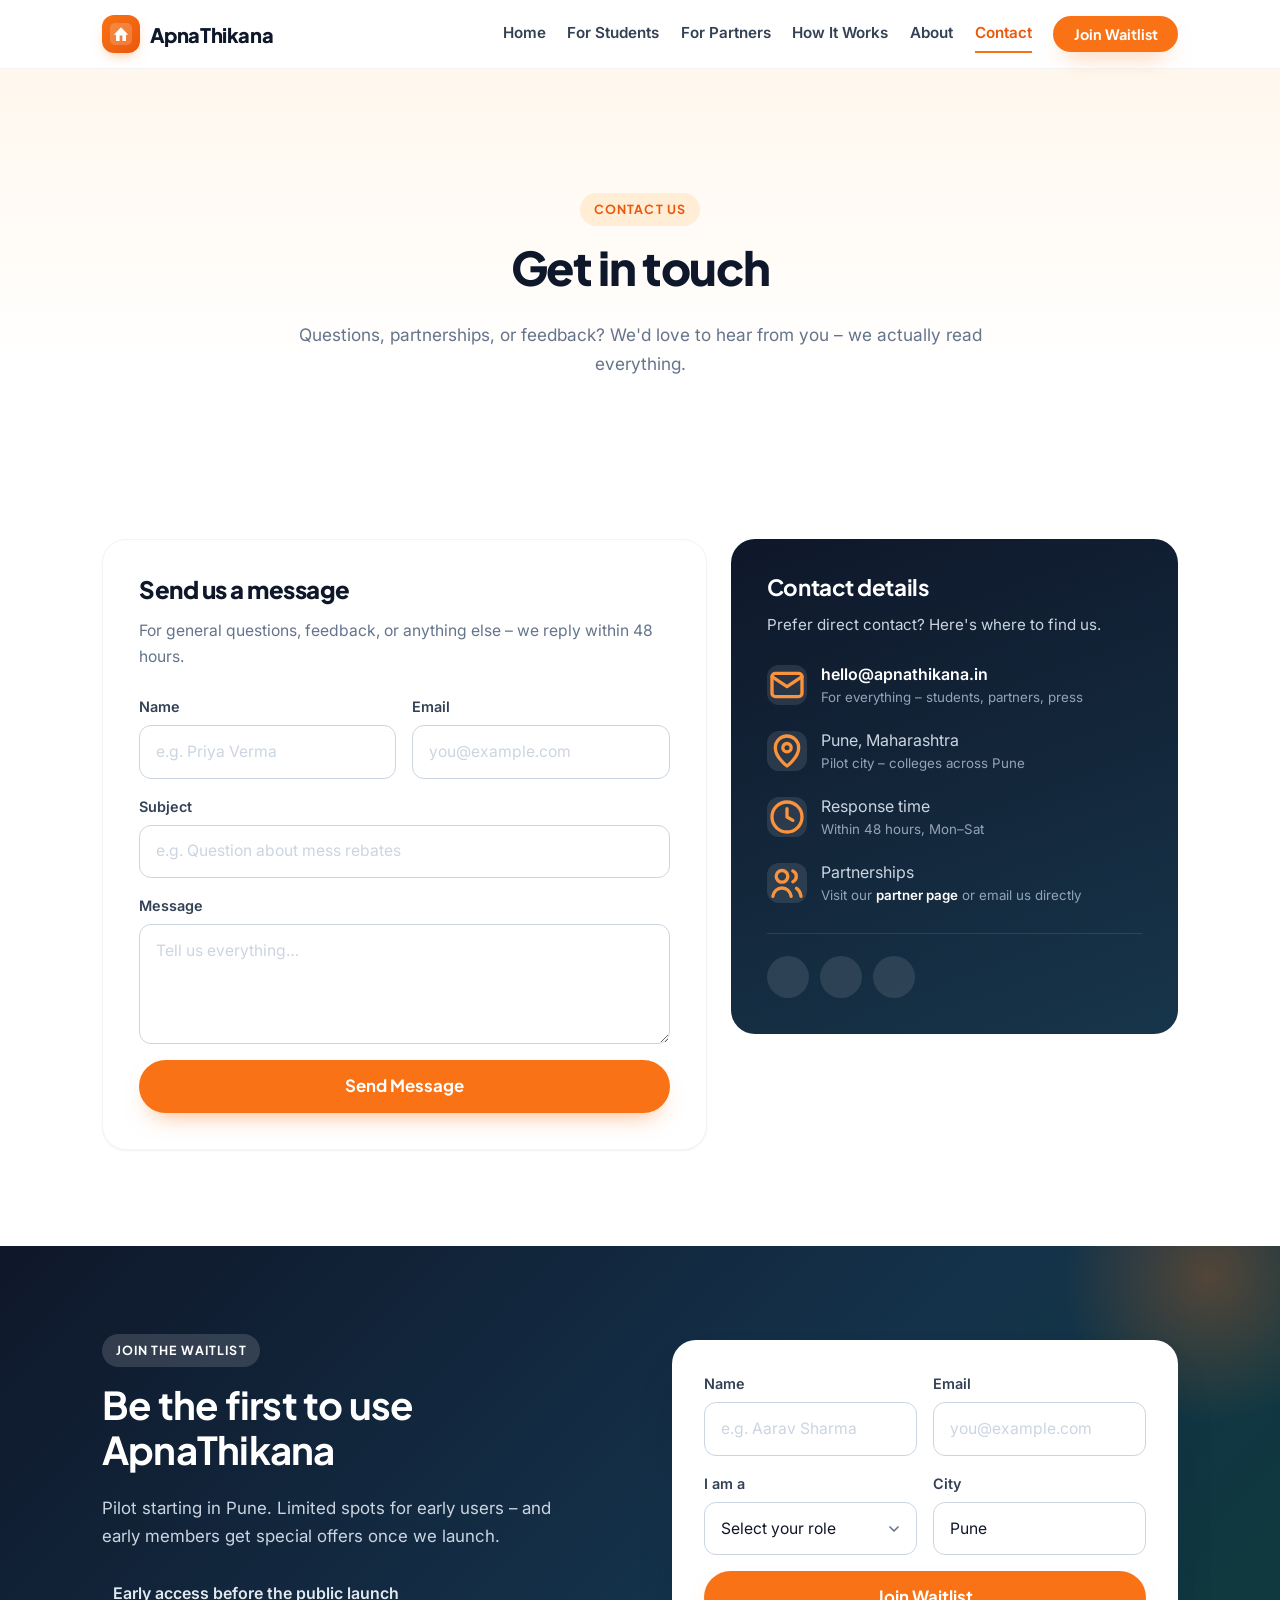
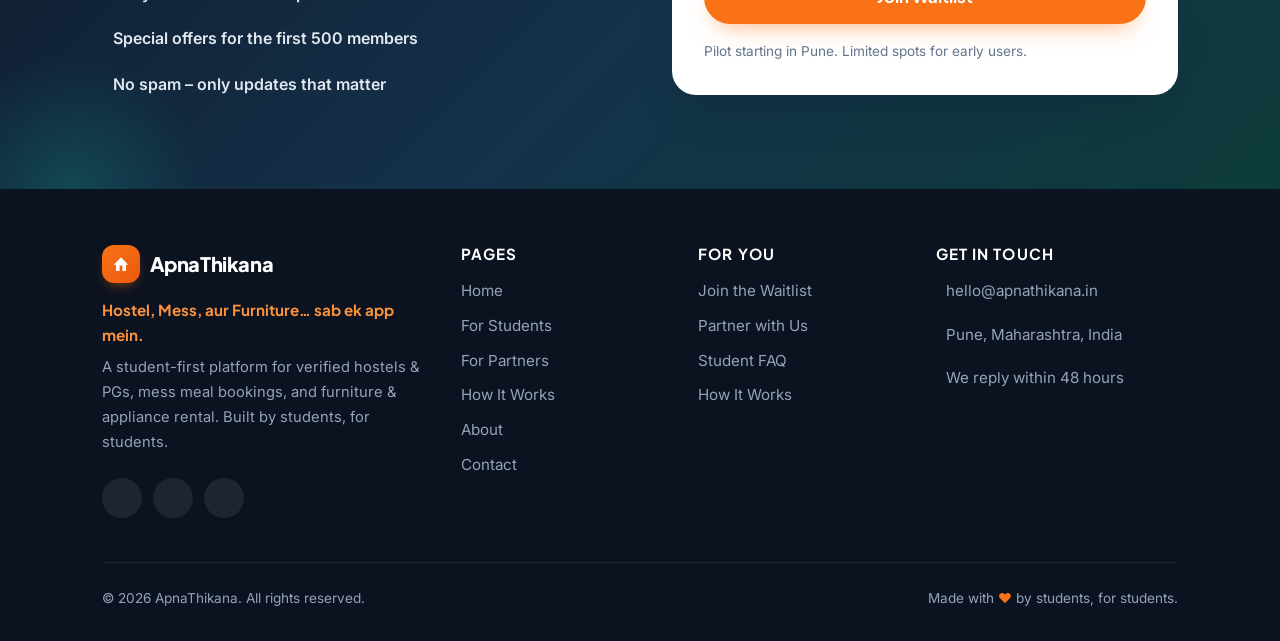
<file: contact.html>
<!DOCTYPE html>
<html lang="en">
<head>
  <meta charset="UTF-8">
  <meta name="viewport" content="width=device-width, initial-scale=1.0">
  <title>Contact &amp; Join Waitlist – ApnaThikana</title>
  <meta name="description" content="Questions, partnerships, or feedback? Contact the ApnaThikana team or join the Pune pilot waitlist for early access and special offers.">
  <meta name="theme-color" content="#f97316">
  <link rel="icon" type="image/svg+xml" href="assets/img/favicon.svg">
  <link rel="preconnect" href="https://fonts.googleapis.com">
  <link rel="preconnect" href="https://fonts.gstatic.com" crossorigin>
  <link href="https://fonts.googleapis.com/css2?family=Inter:wght@400;500;600;700&family=Plus+Jakarta+Sans:wght@600;700;800&display=swap" rel="stylesheet">
  <link rel="stylesheet" href="assets/css/styles.css">
</head>
<body>
  <a class="skip-link" href="#main">Skip to content</a>

  <!-- ======= Header ======= -->
  <header class="nav" id="siteNav">
    <div class="container nav-inner">
      <a href="index.html" class="brand" aria-label="ApnaThikana – home">
        <span class="brand-mark" aria-hidden="true">
          <svg viewBox="0 0 64 64" width="22" height="22">
            <rect width="64" height="64" rx="14" fill="#ffffff" opacity="0.18"/>
            <path d="M32 12 11 34h6.5v18h10.5V36h8v16h10.5V34h6.5L32 12z" fill="#fff"/>
          </svg>
        </span>
        ApnaThikana
      </a>
      <nav class="nav-links" aria-label="Main navigation">
        <a href="index.html">Home</a>
        <a href="students.html">For Students</a>
        <a href="partners.html">For Partners</a>
        <a href="how-it-works.html">How It Works</a>
        <a href="about.html">About</a>
        <a href="contact.html" class="is-active" aria-current="page">Contact</a>
        <a href="#waitlist" class="btn btn-primary btn-sm nav-cta">Join Waitlist</a>
      </nav>
      <button class="nav-toggle" id="navToggle" aria-expanded="false" aria-controls="siteNav" aria-label="Toggle navigation menu">
        <span></span><span></span><span></span>
      </button>
    </div>
  </header>

  <main id="main">

    <!-- ======= Hero ======= -->
    <section class="page-hero">
      <div class="container reveal">
        <p class="eyebrow">Contact us</p>
        <h1>Get in touch</h1>
        <p class="lead">Questions, partnerships, or feedback? We'd love to hear from you &ndash; we actually read everything.</p>
      </div>
    </section>

    <!-- ======= Contact form + details ======= -->
    <section class="section">
      <div class="container">
        <div class="contact-grid">
          <div class="card reveal" style="padding: clamp(1.6rem, 4vw, 2.25rem);">
            <h2 class="h2" style="font-size: 1.5rem;">Send us a message</h2>
            <p class="lead" style="font-size: 0.98rem; margin-bottom: 1.5rem;">For general questions, feedback, or anything else &ndash; we reply within 48 hours.</p>
            <form class="form" data-form="contact" novalidate>
              <div class="form-row form-row--2">
                <div class="field">
                  <label for="contactName">Name</label>
                  <input class="input" type="text" id="contactName" name="name" placeholder="e.g. Priya Verma" required autocomplete="name">
                </div>
                <div class="field">
                  <label for="contactEmail">Email</label>
                  <input class="input" type="email" id="contactEmail" name="email" placeholder="you@example.com" required autocomplete="email">
                </div>
              </div>
              <div class="field">
                <label for="contactSubject">Subject</label>
                <input class="input" type="text" id="contactSubject" name="subject" placeholder="e.g. Question about mess rebates" required>
              </div>
              <div class="field">
                <label for="contactMessage">Message</label>
                <textarea class="textarea" id="contactMessage" name="message" placeholder="Tell us everything…" required></textarea>
              </div>
              <input class="hp" type="text" name="company" tabindex="-1" autocomplete="off" aria-hidden="true">
              <button type="submit" class="btn btn-primary btn-lg">Send Message</button>
            </form>
          </div>

          <aside class="contact-info reveal" data-delay="120">
            <h2>Contact details</h2>
            <p>Prefer direct contact? Here's where to find us.</p>
            <ul class="contact-list">
              <li>
                <span data-icon="mail"></span>
                <div>
                  <a href="mailto:hello@apnathikana.in">hello@apnathikana.in</a>
                  <small>For everything &ndash; students, partners, press</small>
                </div>
              </li>
              <li>
                <span data-icon="map-pin"></span>
                <div>
                  <span>Pune, Maharashtra</span>
                  <small>Pilot city &ndash; colleges across Pune</small>
                </div>
              </li>
              <li>
                <span data-icon="clock"></span>
                <div>
                  <span>Response time</span>
                  <small>Within 48 hours, Mon&ndash;Sat</small>
                </div>
              </li>
              <li>
                <span data-icon="users"></span>
                <div>
                  <span>Partnerships</span>
                  <small>Visit our <a href="partners.html">partner page</a> or email us directly</small>
                </div>
              </li>
            </ul>
            <div class="contact-socials">
              <a href="https://instagram.com/apnathikana" target="_blank" rel="noopener" aria-label="ApnaThikana on Instagram"><span data-icon="instagram"></span></a>
              <a href="https://linkedin.com/company/apnathikana" target="_blank" rel="noopener" aria-label="ApnaThikana on LinkedIn"><span data-icon="linkedin"></span></a>
              <a href="https://twitter.com/apnathikana" target="_blank" rel="noopener" aria-label="ApnaThikana on Twitter"><span data-icon="twitter"></span></a>
            </div>
          </aside>
        </div>
      </div>
    </section>

    <!-- ======= Waitlist ======= -->
    <section class="waitlist" id="waitlist">
      <div class="container waitlist-inner">
        <div class="waitlist-copy reveal">
          <p class="eyebrow eyebrow--light">Join the waitlist</p>
          <h2>Be the first to use ApnaThikana</h2>
          <p>Pilot starting in Pune. Limited spots for early users &ndash; and early members get special offers once we launch.</p>
          <ul class="waitlist-perks">
            <li><span data-icon="check-circle"></span> Early access before the public launch</li>
            <li><span data-icon="check-circle"></span> Special offers for the first 500 members</li>
            <li><span data-icon="check-circle"></span> No spam &ndash; only updates that matter</li>
          </ul>
        </div>
        <div class="waitlist-card reveal" data-delay="120">
          <form class="form" data-form="waitlist" novalidate>
            <div class="form-row form-row--2">
              <div class="field">
                <label for="waitlistName">Name</label>
                <input class="input" type="text" id="waitlistName" name="name" placeholder="e.g. Aarav Sharma" required autocomplete="name">
              </div>
              <div class="field">
                <label for="waitlistEmail">Email</label>
                <input class="input" type="email" id="waitlistEmail" name="email" placeholder="you@example.com" required autocomplete="email">
              </div>
            </div>
            <div class="form-row form-row--2">
              <div class="field">
                <label for="waitlistRole">I am a</label>
                <select class="select" id="waitlistRole" name="role" required>
                  <option value="" selected disabled>Select your role</option>
                  <option value="student">Student</option>
                  <option value="working-professional">Working Professional</option>
                  <option value="hostel-owner">Hostel / PG Owner</option>
                  <option value="mess-operator">Mess Operator</option>
                  <option value="furniture-owner">Furniture / Appliance Owner</option>
                  <option value="other">Other</option>
                </select>
              </div>
              <div class="field">
                <label for="waitlistCity">City</label>
                <input class="input" type="text" id="waitlistCity" name="city" value="Pune" required autocomplete="address-level2">
              </div>
            </div>
            <input class="hp" type="text" name="company" tabindex="-1" autocomplete="off" aria-hidden="true">
            <button type="submit" class="btn btn-primary btn-lg">Join Waitlist</button>
            <p class="form-note">Pilot starting in Pune. Limited spots for early users.</p>
          </form>
        </div>
      </div>
    </section>

  </main>

  <!-- ======= Footer ======= -->
  <footer class="footer">
    <div class="container">
      <div class="footer-grid">
        <div class="footer-brand">
          <a href="index.html" class="brand" aria-label="ApnaThikana – home">
            <span class="brand-mark" aria-hidden="true">
              <svg viewBox="0 0 64 64" width="22" height="22">
                <path d="M32 12 11 34h6.5v18h10.5V36h8v16h10.5V34h6.5L32 12z" fill="#fff"/>
              </svg>
            </span>
            ApnaThikana
          </a>
          <p class="footer-tag">Hostel, Mess, aur Furniture&hellip; sab ek app mein.</p>
          <p class="footer-desc">A student-first platform for verified hostels &amp; PGs, mess meal bookings, and furniture &amp; appliance rental. Built by students, for students.</p>
          <div class="socials">
            <a href="https://instagram.com/apnathikana" target="_blank" rel="noopener" aria-label="ApnaThikana on Instagram"><span data-icon="instagram"></span></a>
            <a href="https://linkedin.com/company/apnathikana" target="_blank" rel="noopener" aria-label="ApnaThikana on LinkedIn"><span data-icon="linkedin"></span></a>
            <a href="https://twitter.com/apnathikana" target="_blank" rel="noopener" aria-label="ApnaThikana on Twitter"><span data-icon="twitter"></span></a>
          </div>
        </div>
        <div>
          <h4>Pages</h4>
          <ul class="footer-links">
            <li><a href="index.html">Home</a></li>
            <li><a href="students.html">For Students</a></li>
            <li><a href="partners.html">For Partners</a></li>
            <li><a href="how-it-works.html">How It Works</a></li>
            <li><a href="about.html">About</a></li>
            <li><a href="contact.html">Contact</a></li>
          </ul>
        </div>
        <div>
          <h4>For You</h4>
          <ul class="footer-links">
            <li><a href="contact.html#waitlist">Join the Waitlist</a></li>
            <li><a href="partners.html#partner-form">Partner with Us</a></li>
            <li><a href="students.html#faq">Student FAQ</a></li>
            <li><a href="how-it-works.html">How It Works</a></li>
          </ul>
        </div>
        <div>
          <h4>Get in touch</h4>
          <ul class="footer-contact">
            <li><span data-icon="mail"></span><a href="mailto:hello@apnathikana.in">hello@apnathikana.in</a></li>
            <li><span data-icon="map-pin"></span><span>Pune, Maharashtra, India</span></li>
            <li><span data-icon="clock"></span><span>We reply within 48 hours</span></li>
          </ul>
        </div>
      </div>
      <div class="footer-bottom">
        <p>&copy; 2026 ApnaThikana. All rights reserved.</p>
        <p>Made with <span class="heart">&hearts;</span> by students, for students.</p>
      </div>
    </div>
  </footer>

  <script src="assets/js/main.js"></script>
</body>
</html>
</file>
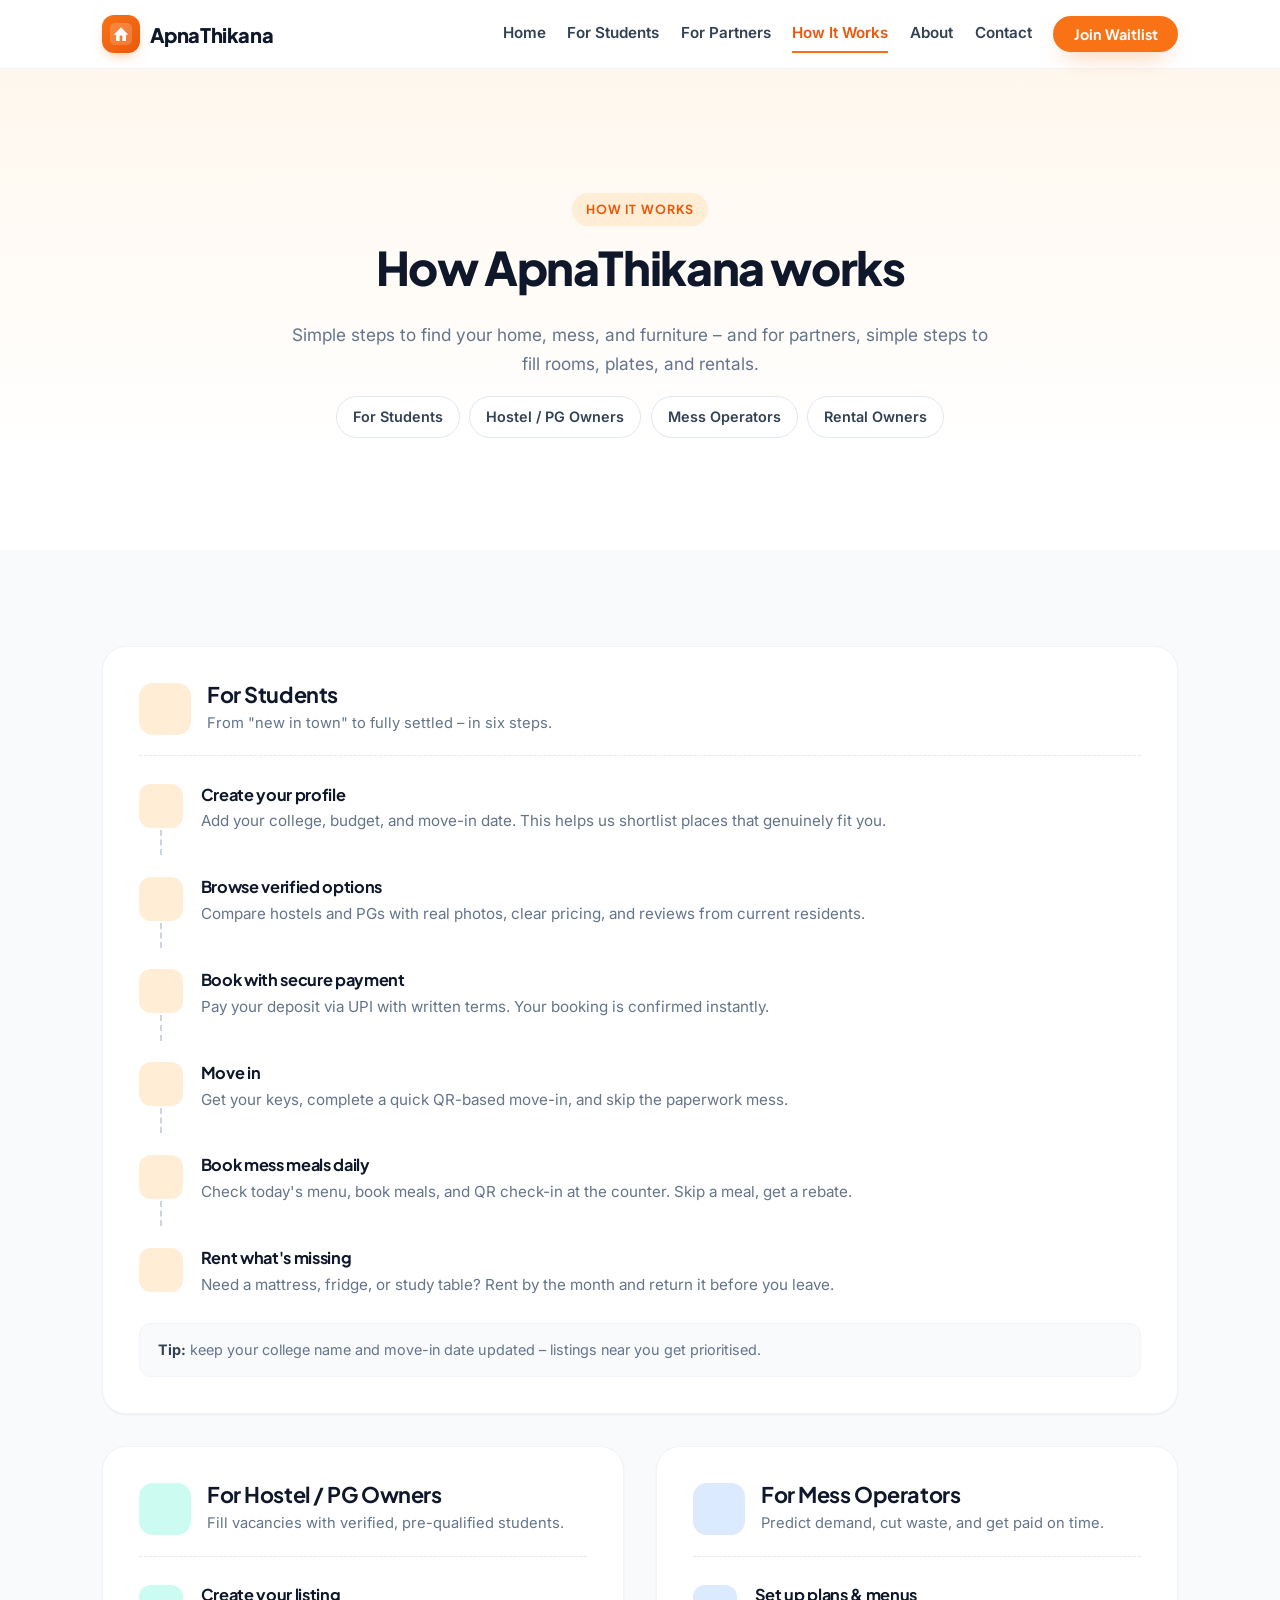
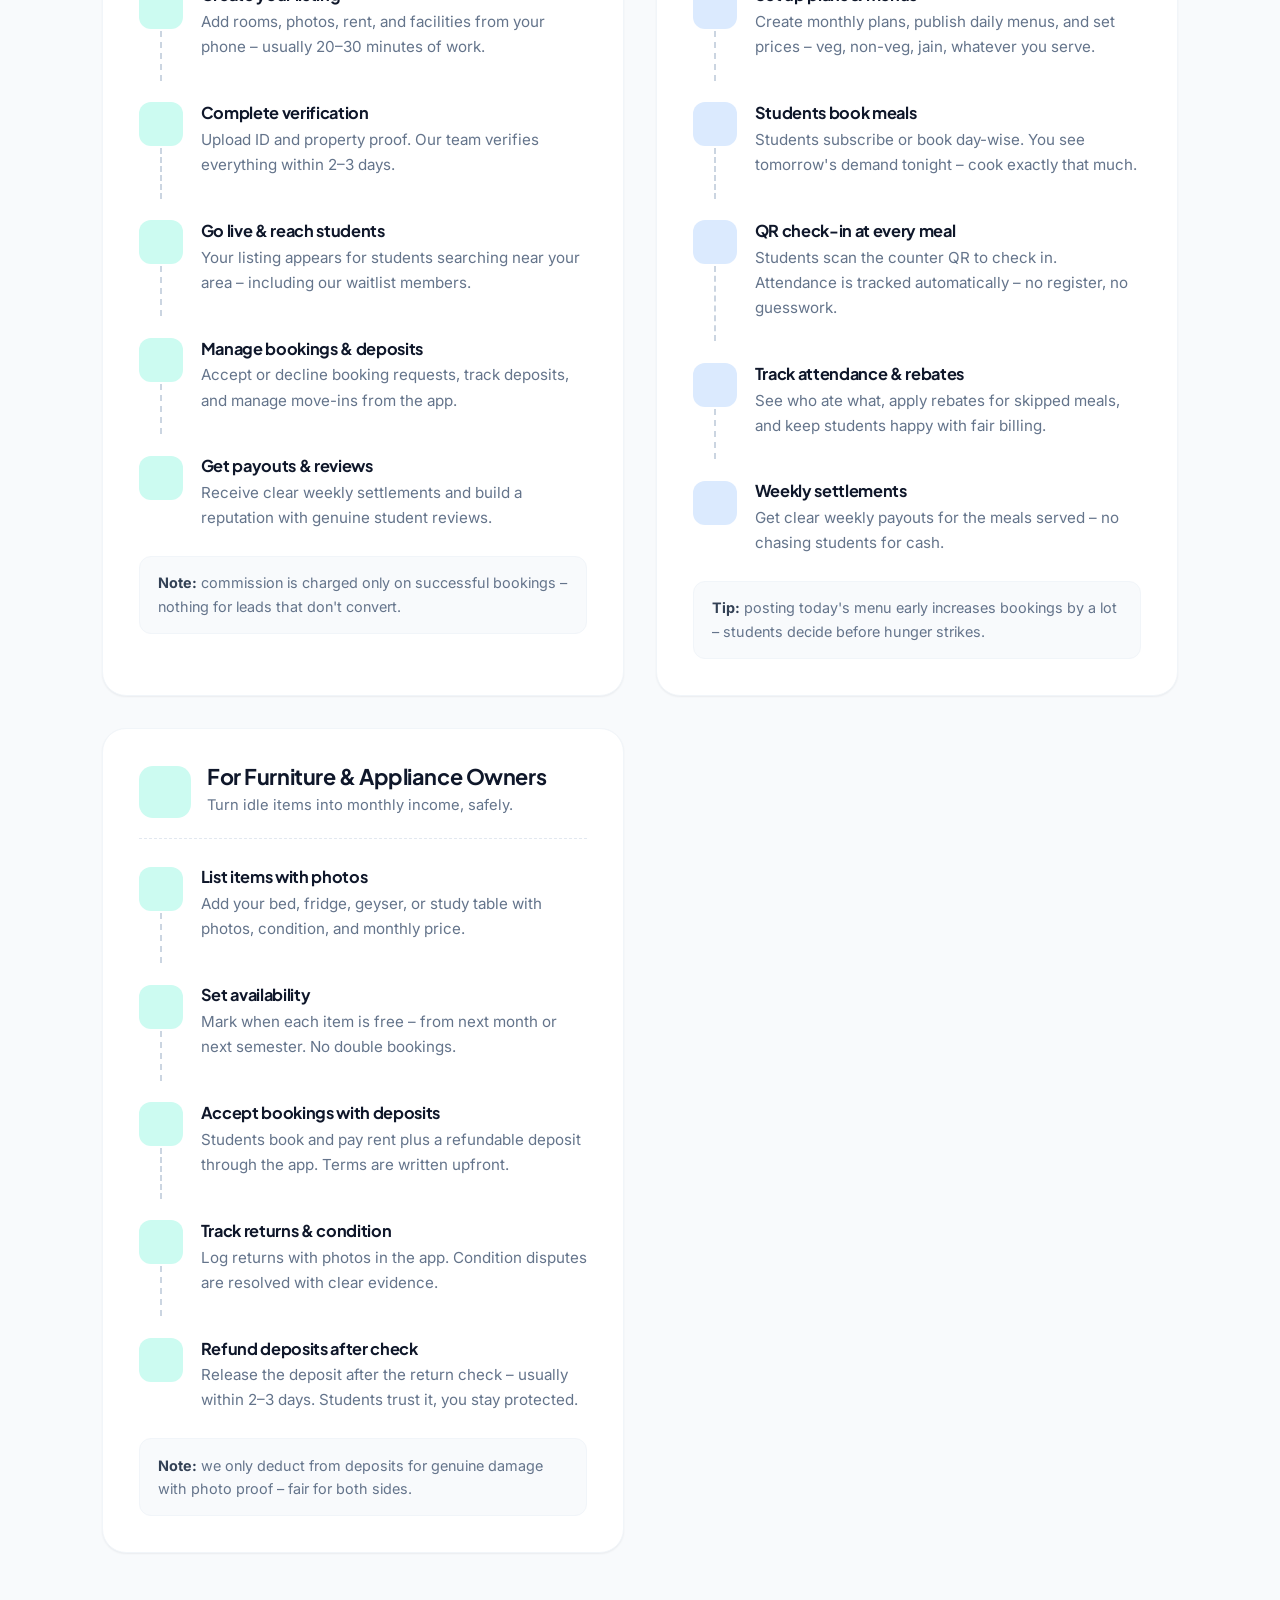
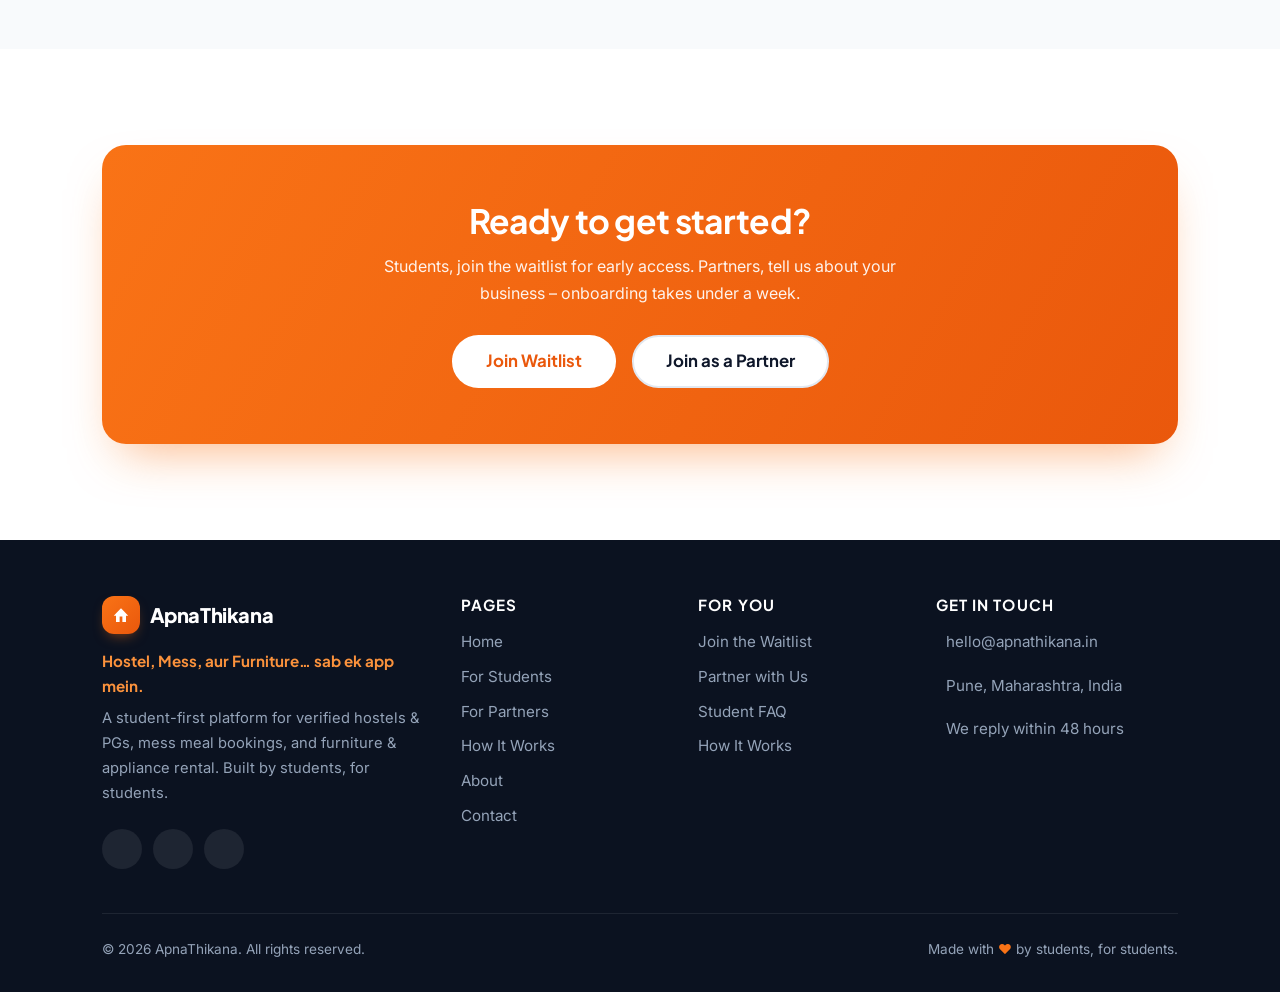
<file: how-it-works.html>
<!DOCTYPE html>
<html lang="en">
<head>
  <meta charset="UTF-8">
  <meta name="viewport" content="width=device-width, initial-scale=1.0">
  <title>How It Works – ApnaThikana</title>
  <meta name="description" content="See how ApnaThikana works for students, hostel owners, mess operators, and rental owners – from signup to move-in in a few simple steps.">
  <meta name="theme-color" content="#f97316">
  <link rel="icon" type="image/svg+xml" href="assets/img/favicon.svg">
  <link rel="preconnect" href="https://fonts.googleapis.com">
  <link rel="preconnect" href="https://fonts.gstatic.com" crossorigin>
  <link href="https://fonts.googleapis.com/css2?family=Inter:wght@400;500;600;700&family=Plus+Jakarta+Sans:wght@600;700;800&display=swap" rel="stylesheet">
  <link rel="stylesheet" href="assets/css/styles.css">
</head>
<body>
  <a class="skip-link" href="#main">Skip to content</a>

  <!-- ======= Header ======= -->
  <header class="nav" id="siteNav">
    <div class="container nav-inner">
      <a href="index.html" class="brand" aria-label="ApnaThikana – home">
        <span class="brand-mark" aria-hidden="true">
          <svg viewBox="0 0 64 64" width="22" height="22">
            <rect width="64" height="64" rx="14" fill="#ffffff" opacity="0.18"/>
            <path d="M32 12 11 34h6.5v18h10.5V36h8v16h10.5V34h6.5L32 12z" fill="#fff"/>
          </svg>
        </span>
        ApnaThikana
      </a>
      <nav class="nav-links" aria-label="Main navigation">
        <a href="index.html">Home</a>
        <a href="students.html">For Students</a>
        <a href="partners.html">For Partners</a>
        <a href="how-it-works.html" class="is-active" aria-current="page">How It Works</a>
        <a href="about.html">About</a>
        <a href="contact.html">Contact</a>
        <a href="contact.html#waitlist" class="btn btn-primary btn-sm nav-cta">Join Waitlist</a>
      </nav>
      <button class="nav-toggle" id="navToggle" aria-expanded="false" aria-controls="siteNav" aria-label="Toggle navigation menu">
        <span></span><span></span><span></span>
      </button>
    </div>
  </header>

  <main id="main">

    <!-- ======= Hero ======= -->
    <section class="page-hero">
      <div class="container reveal">
        <p class="eyebrow">How it works</p>
        <h1>How ApnaThikana works</h1>
        <p class="lead">Simple steps to find your home, mess, and furniture &ndash; and for partners, simple steps to fill rooms, plates, and rentals.</p>
        <div class="anchor-chips">
          <a href="#students">For Students</a>
          <a href="#hostel">Hostel / PG Owners</a>
          <a href="#mess">Mess Operators</a>
          <a href="#rental">Rental Owners</a>
        </div>
      </div>
    </section>

    <!-- ======= Flows ======= -->
    <section class="section section--subtle">
      <div class="container">
        <div class="flows">

          <!-- Students -->
          <article class="flow flow--wide" id="students">
            <div class="flow-head">
              <div class="card-icon"><span data-icon="graduation-cap"></span></div>
              <div>
                <h2>For Students</h2>
                <p>From "new in town" to fully settled &ndash; in six steps.</p>
              </div>
            </div>
            <div class="flow-steps" data-stagger>
              <div class="flow-step reveal">
                <div class="flow-step-icon"><span data-icon="user"></span></div>
                <div>
                  <h3>Create your profile</h3>
                  <p>Add your college, budget, and move-in date. This helps us shortlist places that genuinely fit you.</p>
                </div>
              </div>
              <div class="flow-step reveal">
                <div class="flow-step-icon"><span data-icon="search"></span></div>
                <div>
                  <h3>Browse verified options</h3>
                  <p>Compare hostels and PGs with real photos, clear pricing, and reviews from current residents.</p>
                </div>
              </div>
              <div class="flow-step reveal">
                <div class="flow-step-icon"><span data-icon="wallet"></span></div>
                <div>
                  <h3>Book with secure payment</h3>
                  <p>Pay your deposit via UPI with written terms. Your booking is confirmed instantly.</p>
                </div>
              </div>
              <div class="flow-step reveal">
                <div class="flow-step-icon"><span data-icon="key"></span></div>
                <div>
                  <h3>Move in</h3>
                  <p>Get your keys, complete a quick QR-based move-in, and skip the paperwork mess.</p>
                </div>
              </div>
              <div class="flow-step reveal">
                <div class="flow-step-icon"><span data-icon="utensils"></span></div>
                <div>
                  <h3>Book mess meals daily</h3>
                  <p>Check today's menu, book meals, and QR check-in at the counter. Skip a meal, get a rebate.</p>
                </div>
              </div>
              <div class="flow-step reveal">
                <div class="flow-step-icon"><span data-icon="bed-double"></span></div>
                <div>
                  <h3>Rent what's missing</h3>
                  <p>Need a mattress, fridge, or study table? Rent by the month and return it before you leave.</p>
                </div>
              </div>
            </div>
            <p class="flow-note"><strong>Tip:</strong> keep your college name and move-in date updated &ndash; listings near you get prioritised.</p>
          </article>

          <!-- Hostel owners -->
          <article class="flow flow--teal" id="hostel">
            <div class="flow-head">
              <div class="card-icon"><span data-icon="building"></span></div>
              <div>
                <h2>For Hostel / PG Owners</h2>
                <p>Fill vacancies with verified, pre-qualified students.</p>
              </div>
            </div>
            <div class="flow-steps" data-stagger>
              <div class="flow-step reveal">
                <div class="flow-step-icon"><span data-icon="clipboard-list"></span></div>
                <div>
                  <h3>Create your listing</h3>
                  <p>Add rooms, photos, rent, and facilities from your phone &ndash; usually 20&ndash;30 minutes of work.</p>
                </div>
              </div>
              <div class="flow-step reveal">
                <div class="flow-step-icon"><span data-icon="badge-check"></span></div>
                <div>
                  <h3>Complete verification</h3>
                  <p>Upload ID and property proof. Our team verifies everything within 2&ndash;3 days.</p>
                </div>
              </div>
              <div class="flow-step reveal">
                <div class="flow-step-icon"><span data-icon="globe"></span></div>
                <div>
                  <h3>Go live &amp; reach students</h3>
                  <p>Your listing appears for students searching near your area &ndash; including our waitlist members.</p>
                </div>
              </div>
              <div class="flow-step reveal">
                <div class="flow-step-icon"><span data-icon="calendar"></span></div>
                <div>
                  <h3>Manage bookings &amp; deposits</h3>
                  <p>Accept or decline booking requests, track deposits, and manage move-ins from the app.</p>
                </div>
              </div>
              <div class="flow-step reveal">
                <div class="flow-step-icon"><span data-icon="banknote"></span></div>
                <div>
                  <h3>Get payouts &amp; reviews</h3>
                  <p>Receive clear weekly settlements and build a reputation with genuine student reviews.</p>
                </div>
              </div>
            </div>
            <p class="flow-note"><strong>Note:</strong> commission is charged only on successful bookings &ndash; nothing for leads that don't convert.</p>
          </article>

          <!-- Mess operators -->
          <article class="flow flow--blue" id="mess">
            <div class="flow-head">
              <div class="card-icon"><span data-icon="utensils"></span></div>
              <div>
                <h2>For Mess Operators</h2>
                <p>Predict demand, cut waste, and get paid on time.</p>
              </div>
            </div>
            <div class="flow-steps" data-stagger>
              <div class="flow-step reveal">
                <div class="flow-step-icon"><span data-icon="clipboard-list"></span></div>
                <div>
                  <h3>Set up plans &amp; menus</h3>
                  <p>Create monthly plans, publish daily menus, and set prices &ndash; veg, non-veg, jain, whatever you serve.</p>
                </div>
              </div>
              <div class="flow-step reveal">
                <div class="flow-step-icon"><span data-icon="calendar"></span></div>
                <div>
                  <h3>Students book meals</h3>
                  <p>Students subscribe or book day-wise. You see tomorrow's demand tonight &ndash; cook exactly that much.</p>
                </div>
              </div>
              <div class="flow-step reveal">
                <div class="flow-step-icon"><span data-icon="scan-line"></span></div>
                <div>
                  <h3>QR check-in at every meal</h3>
                  <p>Students scan the counter QR to check in. Attendance is tracked automatically &ndash; no register, no guesswork.</p>
                </div>
              </div>
              <div class="flow-step reveal">
                <div class="flow-step-icon"><span data-icon="trending-up"></span></div>
                <div>
                  <h3>Track attendance &amp; rebates</h3>
                  <p>See who ate what, apply rebates for skipped meals, and keep students happy with fair billing.</p>
                </div>
              </div>
              <div class="flow-step reveal">
                <div class="flow-step-icon"><span data-icon="banknote"></span></div>
                <div>
                  <h3>Weekly settlements</h3>
                  <p>Get clear weekly payouts for the meals served &ndash; no chasing students for cash.</p>
                </div>
              </div>
            </div>
            <p class="flow-note"><strong>Tip:</strong> posting today's menu early increases bookings by a lot &ndash; students decide before hunger strikes.</p>
          </article>

          <!-- Rental owners -->
          <article class="flow flow--teal" id="rental">
            <div class="flow-head">
              <div class="card-icon"><span data-icon="sofa"></span></div>
              <div>
                <h2>For Furniture &amp; Appliance Owners</h2>
                <p>Turn idle items into monthly income, safely.</p>
              </div>
            </div>
            <div class="flow-steps" data-stagger>
              <div class="flow-step reveal">
                <div class="flow-step-icon"><span data-icon="clipboard-list"></span></div>
                <div>
                  <h3>List items with photos</h3>
                  <p>Add your bed, fridge, geyser, or study table with photos, condition, and monthly price.</p>
                </div>
              </div>
              <div class="flow-step reveal">
                <div class="flow-step-icon"><span data-icon="calendar"></span></div>
                <div>
                  <h3>Set availability</h3>
                  <p>Mark when each item is free &ndash; from next month or next semester. No double bookings.</p>
                </div>
              </div>
              <div class="flow-step reveal">
                <div class="flow-step-icon"><span data-icon="wallet"></span></div>
                <div>
                  <h3>Accept bookings with deposits</h3>
                  <p>Students book and pay rent plus a refundable deposit through the app. Terms are written upfront.</p>
                </div>
              </div>
              <div class="flow-step reveal">
                <div class="flow-step-icon"><span data-icon="shield-check"></span></div>
                <div>
                  <h3>Track returns &amp; condition</h3>
                  <p>Log returns with photos in the app. Condition disputes are resolved with clear evidence.</p>
                </div>
              </div>
              <div class="flow-step reveal">
                <div class="flow-step-icon"><span data-icon="rotate-cw"></span></div>
                <div>
                  <h3>Refund deposits after check</h3>
                  <p>Release the deposit after the return check &ndash; usually within 2&ndash;3 days. Students trust it, you stay protected.</p>
                </div>
              </div>
            </div>
            <p class="flow-note"><strong>Note:</strong> we only deduct from deposits for genuine damage with photo proof &ndash; fair for both sides.</p>
          </article>

        </div>
      </div>
    </section>

    <!-- ======= CTA ======= -->
    <section class="section">
      <div class="container">
        <div class="cta-band reveal">
          <h2>Ready to get started?</h2>
          <p>Students, join the waitlist for early access. Partners, tell us about your business &ndash; onboarding takes under a week.</p>
          <a href="contact.html#waitlist" class="btn btn-white btn-lg">Join Waitlist</a>
          <a href="partners.html#partner-form" class="btn btn-ghost btn-lg" style="margin-left: 0.75rem;">Join as a Partner</a>
        </div>
      </div>
    </section>

  </main>

  <!-- ======= Footer ======= -->
  <footer class="footer">
    <div class="container">
      <div class="footer-grid">
        <div class="footer-brand">
          <a href="index.html" class="brand" aria-label="ApnaThikana – home">
            <span class="brand-mark" aria-hidden="true">
              <svg viewBox="0 0 64 64" width="22" height="22">
                <path d="M32 12 11 34h6.5v18h10.5V36h8v16h10.5V34h6.5L32 12z" fill="#fff"/>
              </svg>
            </span>
            ApnaThikana
          </a>
          <p class="footer-tag">Hostel, Mess, aur Furniture&hellip; sab ek app mein.</p>
          <p class="footer-desc">A student-first platform for verified hostels &amp; PGs, mess meal bookings, and furniture &amp; appliance rental. Built by students, for students.</p>
          <div class="socials">
            <a href="https://instagram.com/apnathikana" target="_blank" rel="noopener" aria-label="ApnaThikana on Instagram"><span data-icon="instagram"></span></a>
            <a href="https://linkedin.com/company/apnathikana" target="_blank" rel="noopener" aria-label="ApnaThikana on LinkedIn"><span data-icon="linkedin"></span></a>
            <a href="https://twitter.com/apnathikana" target="_blank" rel="noopener" aria-label="ApnaThikana on Twitter"><span data-icon="twitter"></span></a>
          </div>
        </div>
        <div>
          <h4>Pages</h4>
          <ul class="footer-links">
            <li><a href="index.html">Home</a></li>
            <li><a href="students.html">For Students</a></li>
            <li><a href="partners.html">For Partners</a></li>
            <li><a href="how-it-works.html">How It Works</a></li>
            <li><a href="about.html">About</a></li>
            <li><a href="contact.html">Contact</a></li>
          </ul>
        </div>
        <div>
          <h4>For You</h4>
          <ul class="footer-links">
            <li><a href="contact.html#waitlist">Join the Waitlist</a></li>
            <li><a href="partners.html#partner-form">Partner with Us</a></li>
            <li><a href="students.html#faq">Student FAQ</a></li>
            <li><a href="how-it-works.html">How It Works</a></li>
          </ul>
        </div>
        <div>
          <h4>Get in touch</h4>
          <ul class="footer-contact">
            <li><span data-icon="mail"></span><a href="mailto:hello@apnathikana.in">hello@apnathikana.in</a></li>
            <li><span data-icon="map-pin"></span><span>Pune, Maharashtra, India</span></li>
            <li><span data-icon="clock"></span><span>We reply within 48 hours</span></li>
          </ul>
        </div>
      </div>
      <div class="footer-bottom">
        <p>&copy; 2026 ApnaThikana. All rights reserved.</p>
        <p>Made with <span class="heart">&hearts;</span> by students, for students.</p>
      </div>
    </div>
  </footer>

  <script src="assets/js/main.js"></script>
</body>
</html>
</file>
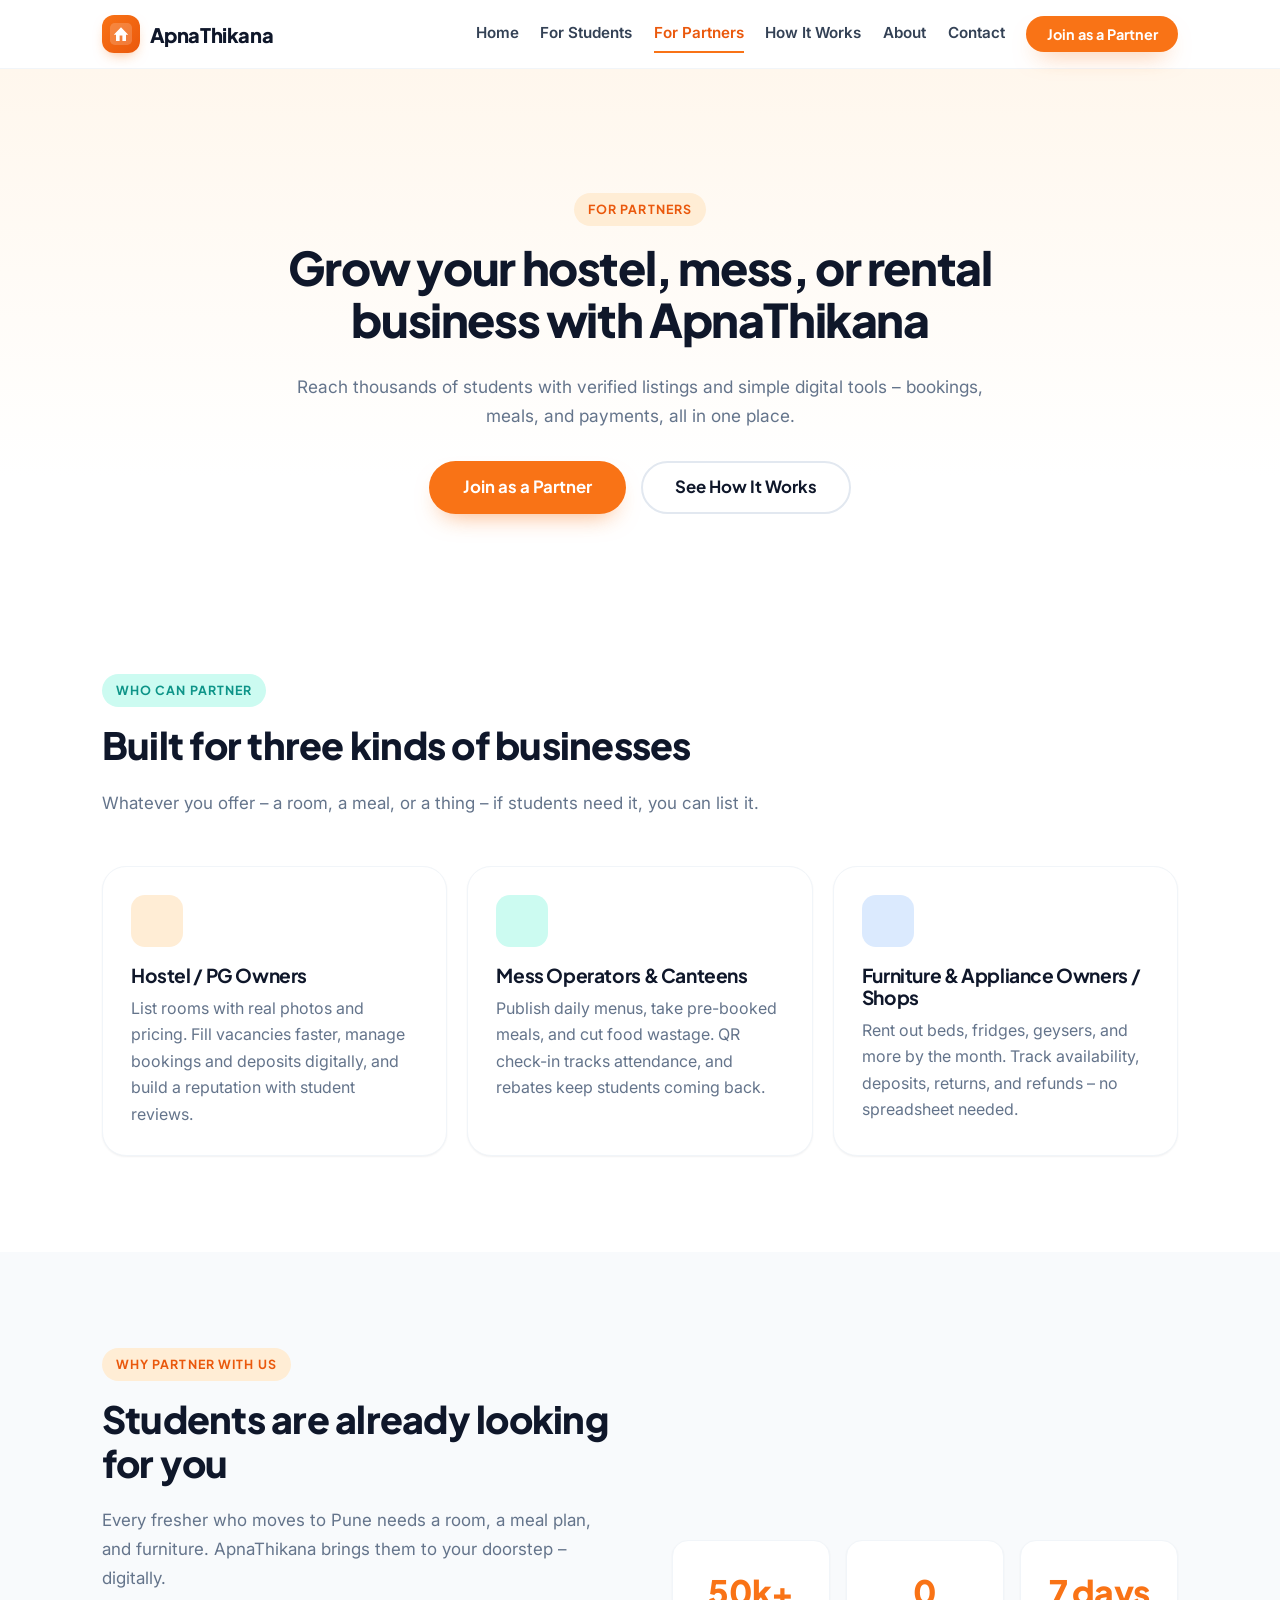
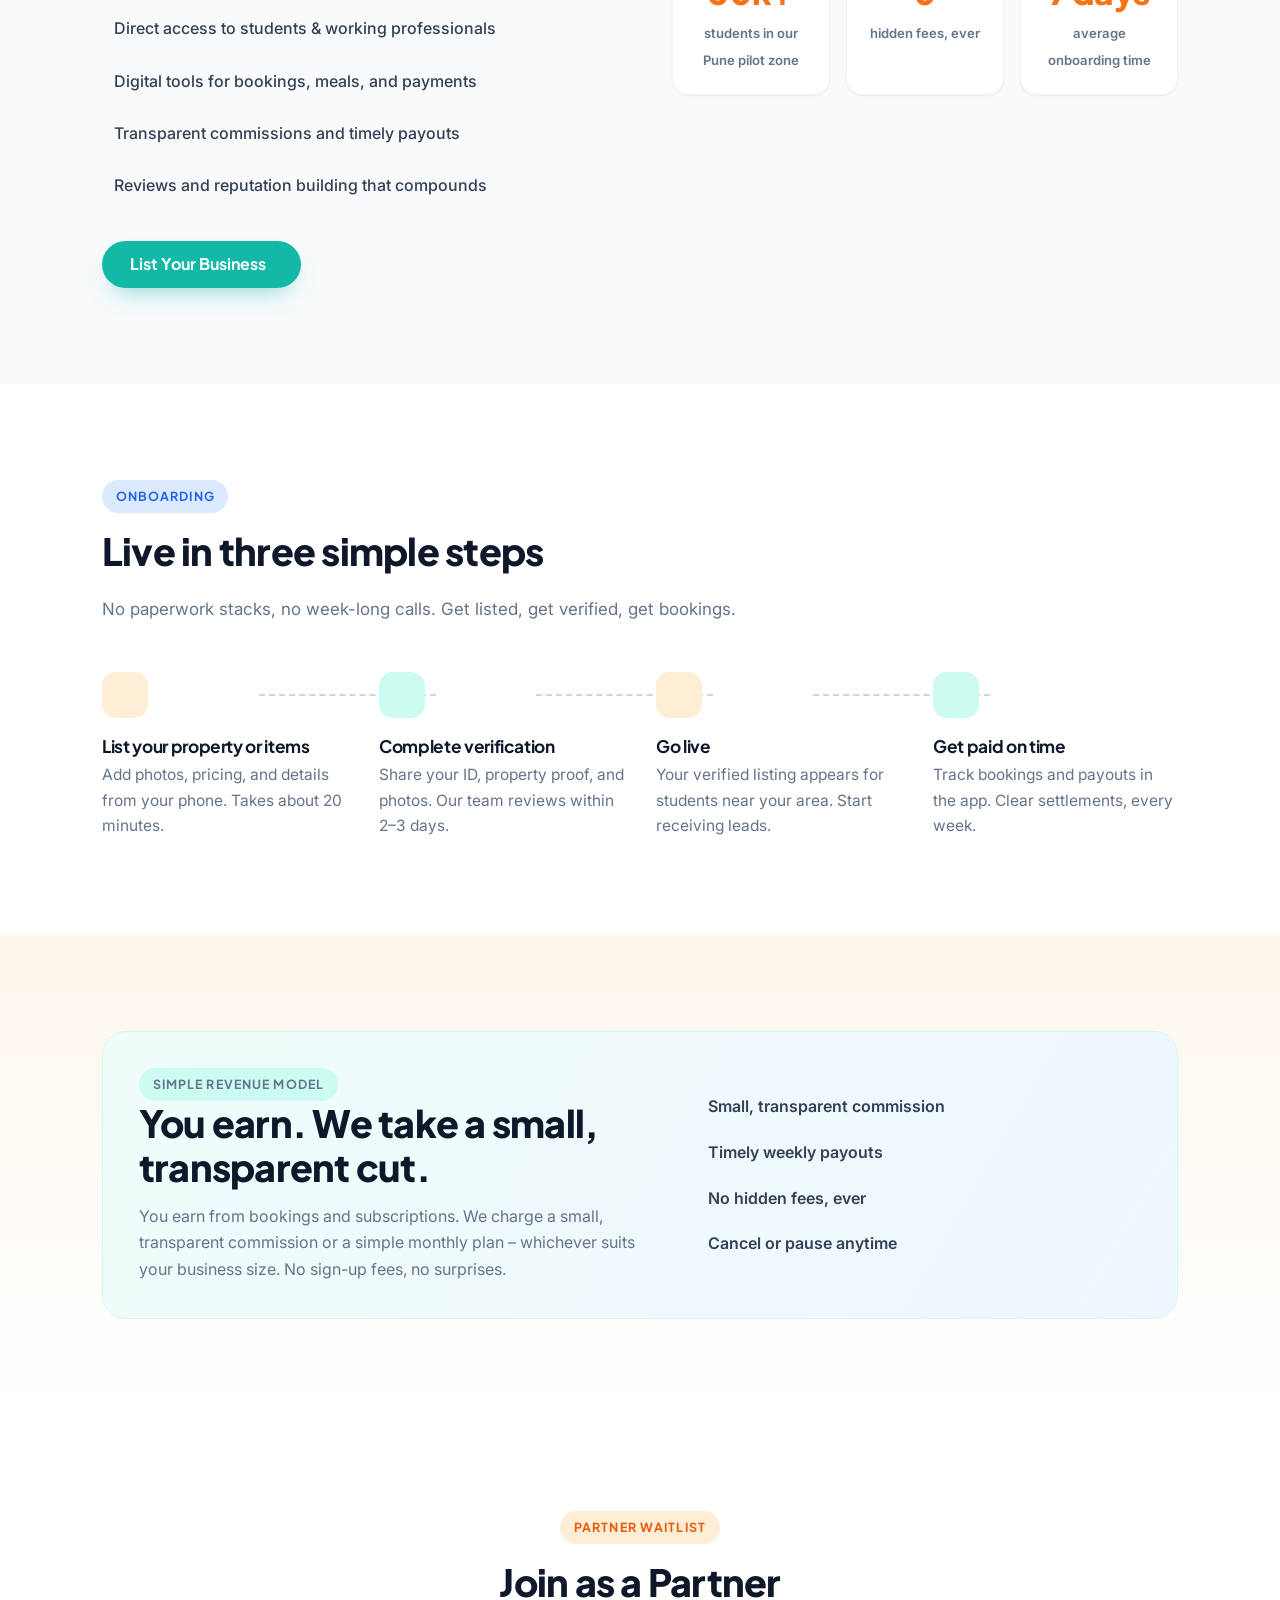
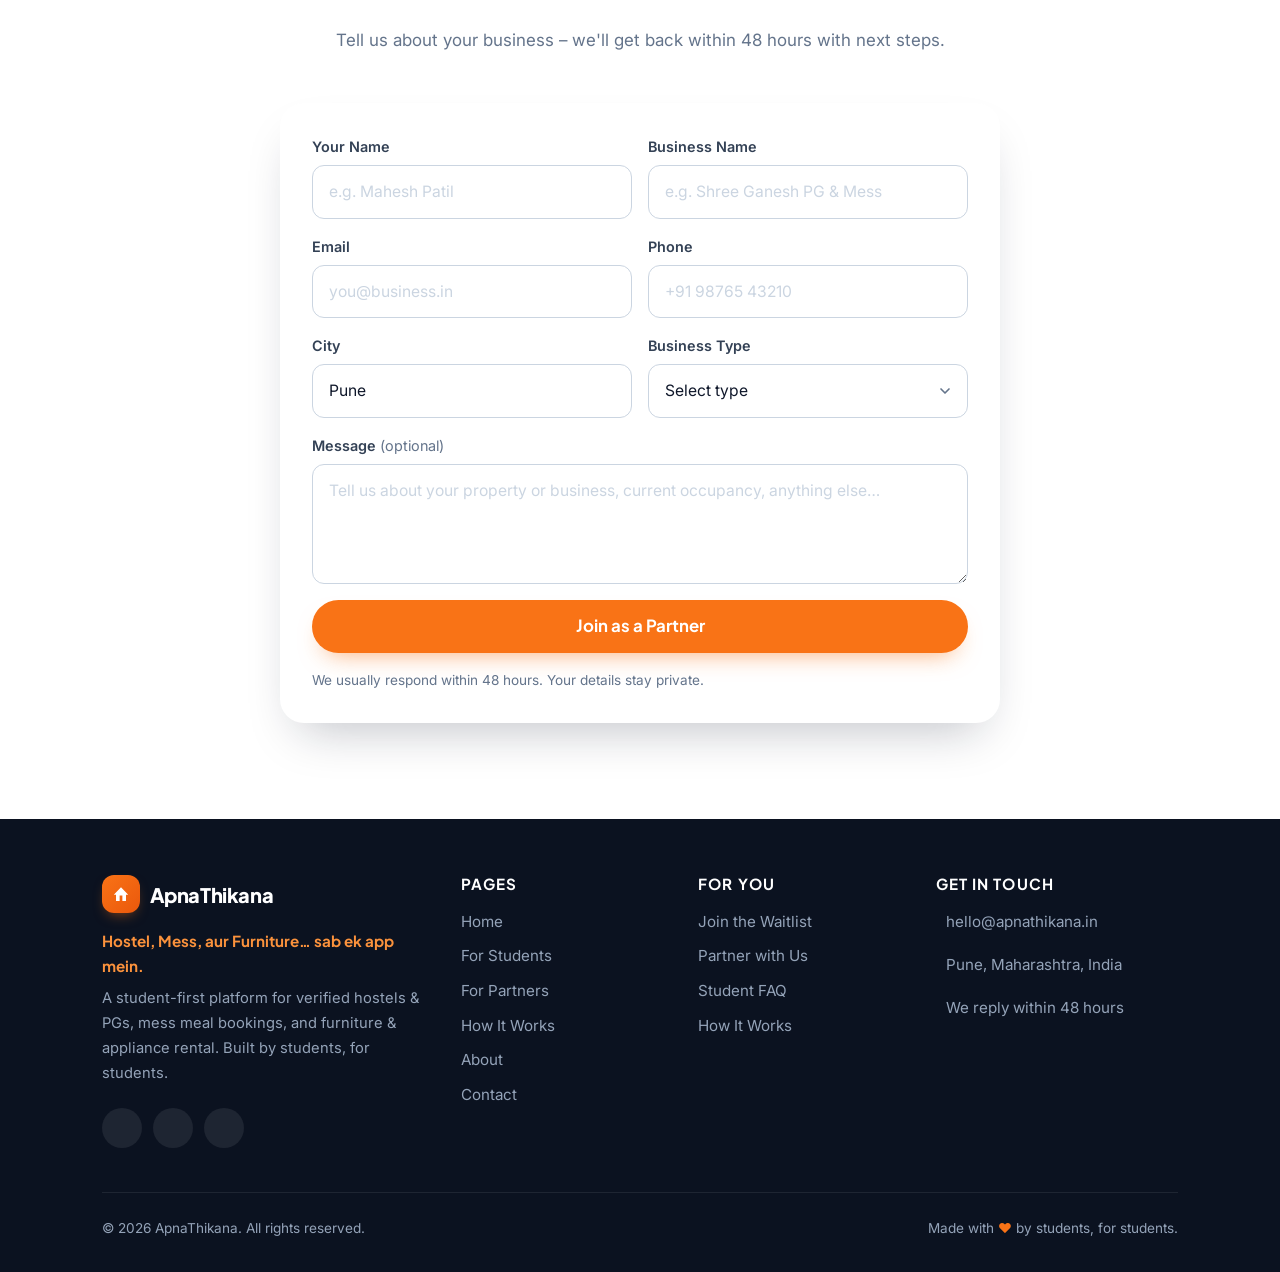
<file: partners.html>
<!DOCTYPE html>
<html lang="en">
<head>
  <meta charset="UTF-8">
  <meta name="viewport" content="width=device-width, initial-scale=1.0">
  <title>For Partners – ApnaThikana</title>
  <meta name="description" content="List your hostel, mess, or rental business on ApnaThikana and reach thousands of students in Pune. Simple digital tools, transparent commissions, timely payouts.">
  <meta name="theme-color" content="#f97316">
  <link rel="icon" type="image/svg+xml" href="assets/img/favicon.svg">
  <link rel="preconnect" href="https://fonts.googleapis.com">
  <link rel="preconnect" href="https://fonts.gstatic.com" crossorigin>
  <link href="https://fonts.googleapis.com/css2?family=Inter:wght@400;500;600;700&family=Plus+Jakarta+Sans:wght@600;700;800&display=swap" rel="stylesheet">
  <link rel="stylesheet" href="assets/css/styles.css">
</head>
<body>
  <a class="skip-link" href="#main">Skip to content</a>

  <!-- ======= Header ======= -->
  <header class="nav" id="siteNav">
    <div class="container nav-inner">
      <a href="index.html" class="brand" aria-label="ApnaThikana – home">
        <span class="brand-mark" aria-hidden="true">
          <svg viewBox="0 0 64 64" width="22" height="22">
            <rect width="64" height="64" rx="14" fill="#ffffff" opacity="0.18"/>
            <path d="M32 12 11 34h6.5v18h10.5V36h8v16h10.5V34h6.5L32 12z" fill="#fff"/>
          </svg>
        </span>
        ApnaThikana
      </a>
      <nav class="nav-links" aria-label="Main navigation">
        <a href="index.html">Home</a>
        <a href="students.html">For Students</a>
        <a href="partners.html" class="is-active" aria-current="page">For Partners</a>
        <a href="how-it-works.html">How It Works</a>
        <a href="about.html">About</a>
        <a href="contact.html">Contact</a>
        <a href="#partner-form" class="btn btn-primary btn-sm nav-cta">Join as a Partner</a>
      </nav>
      <button class="nav-toggle" id="navToggle" aria-expanded="false" aria-controls="siteNav" aria-label="Toggle navigation menu">
        <span></span><span></span><span></span>
      </button>
    </div>
  </header>

  <main id="main">

    <!-- ======= Hero ======= -->
    <section class="page-hero">
      <div class="container reveal">
        <p class="eyebrow">For partners</p>
        <h1>Grow your hostel, mess, or rental business with ApnaThikana</h1>
        <p class="lead">Reach thousands of students with verified listings and simple digital tools &ndash; bookings, meals, and payments, all in one place.</p>
        <div class="hero-cta">
          <a href="#partner-form" class="btn btn-primary btn-lg">Join as a Partner</a>
          <a href="how-it-works.html#hostel" class="btn btn-ghost btn-lg">See How It Works</a>
        </div>
      </div>
    </section>

    <!-- ======= Who can partner ======= -->
    <section class="section">
      <div class="container">
        <div class="section-head reveal">
          <p class="eyebrow eyebrow--teal">Who can partner</p>
          <h2 class="h2">Built for three kinds of businesses</h2>
          <p class="lead">Whatever you offer &ndash; a room, a meal, or a thing &ndash; if students need it, you can list it.</p>
        </div>
        <div class="grid-3" data-stagger>
          <article class="card reveal">
            <div class="card-icon"><span data-icon="building"></span></div>
            <h3 class="h3">Hostel / PG Owners</h3>
            <p>List rooms with real photos and pricing. Fill vacancies faster, manage bookings and deposits digitally, and build a reputation with student reviews.</p>
          </article>
          <article class="card reveal">
            <div class="card-icon card-icon--teal"><span data-icon="utensils"></span></div>
            <h3 class="h3">Mess Operators &amp; Canteens</h3>
            <p>Publish daily menus, take pre-booked meals, and cut food wastage. QR check-in tracks attendance, and rebates keep students coming back.</p>
          </article>
          <article class="card reveal">
            <div class="card-icon card-icon--blue"><span data-icon="sofa"></span></div>
            <h3 class="h3">Furniture &amp; Appliance Owners / Shops</h3>
            <p>Rent out beds, fridges, geysers, and more by the month. Track availability, deposits, returns, and refunds &ndash; no spreadsheet needed.</p>
          </article>
        </div>
      </div>
    </section>

    <!-- ======= Benefits ======= -->
    <section class="section section--subtle">
      <div class="container split">
        <div class="split-copy reveal">
          <p class="eyebrow">Why partner with us</p>
          <h2 class="h2">Students are already looking for you</h2>
          <p class="lead">Every fresher who moves to Pune needs a room, a meal plan, and furniture. ApnaThikana brings them to your doorstep &ndash; digitally.</p>
          <ul class="check-list">
            <li><span data-icon="check-circle"></span> Direct access to students &amp; working professionals</li>
            <li><span data-icon="check-circle"></span> Digital tools for bookings, meals, and payments</li>
            <li><span data-icon="check-circle"></span> Transparent commissions and timely payouts</li>
            <li><span data-icon="check-circle"></span> Reviews and reputation building that compounds</li>
          </ul>
          <a href="#partner-form" class="btn btn-teal">List Your Business <span data-icon="arrow-right"></span></a>
        </div>
        <div class="split-media reveal" data-delay="120">
          <div class="stats">
            <div class="stat">
              <span class="stat-num">50k+</span>
              <span class="stat-label">students in our Pune pilot zone</span>
            </div>
            <div class="stat">
              <span class="stat-num">0</span>
              <span class="stat-label">hidden fees, ever</span>
            </div>
            <div class="stat">
              <span class="stat-num">7 days</span>
              <span class="stat-label">average onboarding time</span>
            </div>
          </div>
        </div>
      </div>
    </section>

    <!-- ======= Onboarding ======= -->
    <section class="section">
      <div class="container">
        <div class="section-head reveal">
          <p class="eyebrow eyebrow--blue">Onboarding</p>
          <h2 class="h2">Live in three simple steps</h2>
          <p class="lead">No paperwork stacks, no week-long calls. Get listed, get verified, get bookings.</p>
        </div>
        <div class="steps steps--4" data-stagger>
          <div class="step reveal">
            <div class="step-icon"><span data-icon="clipboard-list"></span></div>
            <div class="step-body">
              <h3>List your property or items</h3>
              <p>Add photos, pricing, and details from your phone. Takes about 20 minutes.</p>
            </div>
          </div>
          <div class="step reveal">
            <div class="step-icon step-icon--teal"><span data-icon="badge-check"></span></div>
            <div class="step-body">
              <h3>Complete verification</h3>
              <p>Share your ID, property proof, and photos. Our team reviews within 2&ndash;3 days.</p>
            </div>
          </div>
          <div class="step reveal">
            <div class="step-icon"><span data-icon="zap"></span></div>
            <div class="step-body">
              <h3>Go live</h3>
              <p>Your verified listing appears for students near your area. Start receiving leads.</p>
            </div>
          </div>
          <div class="step reveal">
            <div class="step-icon step-icon--teal"><span data-icon="banknote"></span></div>
            <div class="step-body">
              <h3>Get paid on time</h3>
              <p>Track bookings and payouts in the app. Clear settlements, every week.</p>
            </div>
          </div>
        </div>
      </div>
    </section>

    <!-- ======= Revenue model ======= -->
    <section class="section section--tint">
      <div class="container">
        <div class="revenue-card reveal">
          <div>
            <p class="eyebrow eyebrow--teal">Simple revenue model</p>
            <h2 class="h2">You earn. We take a small, transparent cut.</h2>
            <p>You earn from bookings and subscriptions. We charge a small, transparent commission or a simple monthly plan &ndash; whichever suits your business size. No sign-up fees, no surprises.</p>
          </div>
          <ul class="revenue-perks">
            <li><span data-icon="percent"></span> Small, transparent commission</li>
            <li><span data-icon="banknote"></span> Timely weekly payouts</li>
            <li><span data-icon="shield-check"></span> No hidden fees, ever</li>
            <li><span data-icon="rotate-cw"></span> Cancel or pause anytime</li>
          </ul>
        </div>
      </div>
    </section>

    <!-- ======= Partner form ======= -->
    <section class="section" id="partner-form">
      <div class="container">
        <div class="section-head section-head--center reveal">
          <p class="eyebrow">Partner waitlist</p>
          <h2 class="h2">Join as a Partner</h2>
          <p class="lead">Tell us about your business &ndash; we'll get back within 48 hours with next steps.</p>
        </div>
        <div class="waitlist-card reveal" style="max-width: 720px; margin-inline: auto;">
          <form class="form" data-form="partner" novalidate>
            <div class="form-row form-row--2">
              <div class="field">
                <label for="partnerName">Your Name</label>
                <input class="input" type="text" id="partnerName" name="name" placeholder="e.g. Mahesh Patil" required autocomplete="name">
              </div>
              <div class="field">
                <label for="partnerBusiness">Business Name</label>
                <input class="input" type="text" id="partnerBusiness" name="business" placeholder="e.g. Shree Ganesh PG &amp; Mess" required>
              </div>
            </div>
            <div class="form-row form-row--2">
              <div class="field">
                <label for="partnerEmail">Email</label>
                <input class="input" type="email" id="partnerEmail" name="email" placeholder="you@business.in" required autocomplete="email">
              </div>
              <div class="field">
                <label for="partnerPhone">Phone</label>
                <input class="input" type="tel" id="partnerPhone" name="phone" placeholder="+91 98765 43210" required autocomplete="tel" pattern="[0-9+ \-]{10,15}" title="Enter a valid phone number (10–15 digits)">
              </div>
            </div>
            <div class="form-row form-row--2">
              <div class="field">
                <label for="partnerCity">City</label>
                <input class="input" type="text" id="partnerCity" name="city" value="Pune" required>
              </div>
              <div class="field">
                <label for="partnerType">Business Type</label>
                <select class="select" id="partnerType" name="type" required>
                  <option value="" selected disabled>Select type</option>
                  <option value="hostel">Hostel / PG Owner</option>
                  <option value="mess">Mess Operator / Canteen</option>
                  <option value="furniture">Furniture / Appliance Owner</option>
                  <option value="real-estate">Real Estate / Broker</option>
                  <option value="other">Other</option>
                </select>
              </div>
            </div>
            <div class="field">
              <label for="partnerMessage">Message <span style="font-weight:400; color:var(--ink-500);">(optional)</span></label>
              <textarea class="textarea" id="partnerMessage" name="message" placeholder="Tell us about your property or business, current occupancy, anything else…"></textarea>
            </div>
            <input class="hp" type="text" name="company" tabindex="-1" autocomplete="off" aria-hidden="true">
            <button type="submit" class="btn btn-primary btn-lg">Join as a Partner</button>
            <p class="form-note">We usually respond within 48 hours. Your details stay private.</p>
          </form>
        </div>
      </div>
    </section>

  </main>

  <!-- ======= Footer ======= -->
  <footer class="footer">
    <div class="container">
      <div class="footer-grid">
        <div class="footer-brand">
          <a href="index.html" class="brand" aria-label="ApnaThikana – home">
            <span class="brand-mark" aria-hidden="true">
              <svg viewBox="0 0 64 64" width="22" height="22">
                <path d="M32 12 11 34h6.5v18h10.5V36h8v16h10.5V34h6.5L32 12z" fill="#fff"/>
              </svg>
            </span>
            ApnaThikana
          </a>
          <p class="footer-tag">Hostel, Mess, aur Furniture&hellip; sab ek app mein.</p>
          <p class="footer-desc">A student-first platform for verified hostels &amp; PGs, mess meal bookings, and furniture &amp; appliance rental. Built by students, for students.</p>
          <div class="socials">
            <a href="https://instagram.com/apnathikana" target="_blank" rel="noopener" aria-label="ApnaThikana on Instagram"><span data-icon="instagram"></span></a>
            <a href="https://linkedin.com/company/apnathikana" target="_blank" rel="noopener" aria-label="ApnaThikana on LinkedIn"><span data-icon="linkedin"></span></a>
            <a href="https://twitter.com/apnathikana" target="_blank" rel="noopener" aria-label="ApnaThikana on Twitter"><span data-icon="twitter"></span></a>
          </div>
        </div>
        <div>
          <h4>Pages</h4>
          <ul class="footer-links">
            <li><a href="index.html">Home</a></li>
            <li><a href="students.html">For Students</a></li>
            <li><a href="partners.html">For Partners</a></li>
            <li><a href="how-it-works.html">How It Works</a></li>
            <li><a href="about.html">About</a></li>
            <li><a href="contact.html">Contact</a></li>
          </ul>
        </div>
        <div>
          <h4>For You</h4>
          <ul class="footer-links">
            <li><a href="contact.html#waitlist">Join the Waitlist</a></li>
            <li><a href="partners.html#partner-form">Partner with Us</a></li>
            <li><a href="students.html#faq">Student FAQ</a></li>
            <li><a href="how-it-works.html">How It Works</a></li>
          </ul>
        </div>
        <div>
          <h4>Get in touch</h4>
          <ul class="footer-contact">
            <li><span data-icon="mail"></span><a href="mailto:hello@apnathikana.in">hello@apnathikana.in</a></li>
            <li><span data-icon="map-pin"></span><span>Pune, Maharashtra, India</span></li>
            <li><span data-icon="clock"></span><span>We reply within 48 hours</span></li>
          </ul>
        </div>
      </div>
      <div class="footer-bottom">
        <p>&copy; 2026 ApnaThikana. All rights reserved.</p>
        <p>Made with <span class="heart">&hearts;</span> by students, for students.</p>
      </div>
    </div>
  </footer>

  <script src="assets/js/main.js"></script>
</body>
</html>
</file>
<file: assets/css/styles.css>
/* ============================================================
   ApnaThikana — shared stylesheet
   Mobile-first. Customize colors, fonts & spacing via :root.
   ============================================================ */

:root {
  /* Brand palette */
  --orange-600: #ea580c;
  --orange-500: #f97316;
  --orange-400: #fb923c;
  --orange-100: #ffedd5;
  --orange-50: #fff7ed;

  --teal-600: #0d9488;
  --teal-500: #14b8a6;
  --teal-100: #ccfbf1;
  --teal-50: #f0fdfa;

  --blue-600: #2563eb;
  --blue-500: #3b82f6;
  --blue-100: #dbeafe;
  --blue-50: #eff6ff;

  /* Neutrals */
  --ink-900: #0f172a;
  --ink-700: #334155;
  --ink-500: #64748b;
  --ink-300: #cbd5e1;
  --ink-200: #e2e8f0;
  --ink-100: #f1f5f9;
  --ink-50: #f8fafc;
  --white: #ffffff;

  /* Type */
  --font-display: "Plus Jakarta Sans", ui-sans-serif, system-ui, -apple-system,
    "Segoe UI", Roboto, "Helvetica Neue", Arial, sans-serif;
  --font-body: "Inter", ui-sans-serif, system-ui, -apple-system, "Segoe UI",
    Roboto, "Helvetica Neue", Arial, sans-serif;

  /* Shape & depth */
  --radius-sm: 10px;
  --radius: 16px;
  --radius-lg: 24px;
  --shadow-sm: 0 1px 2px rgba(15, 23, 42, 0.06);
  --shadow: 0 10px 30px -12px rgba(15, 23, 42, 0.16);
  --shadow-lg: 0 24px 50px -20px rgba(15, 23, 42, 0.28);

  --container: 1140px;
  --header-h: 68px;
}

/* ---------- Reset & base ---------- */

*,
*::before,
*::after {
  box-sizing: border-box;
}

html {
  scroll-behavior: smooth;
  -webkit-text-size-adjust: 100%;
}

body {
  margin: 0;
  font-family: var(--font-body);
  font-size: 1rem;
  line-height: 1.65;
  color: var(--ink-700);
  background: var(--white);
  -webkit-font-smoothing: antialiased;
}

img {
  max-width: 100%;
  display: block;
}

h1, h2, h3, h4 {
  font-family: var(--font-display);
  color: var(--ink-900);
  line-height: 1.15;
  margin: 0 0 0.5em;
  letter-spacing: -0.02em;
}

p {
  margin: 0 0 1em;
}

p:last-child {
  margin-bottom: 0;
}

a {
  color: var(--orange-600);
  text-decoration: none;
}

a:hover {
  text-decoration: underline;
}

::selection {
  background: var(--orange-500);
  color: #fff;
}

:focus-visible {
  outline: 3px solid rgba(249, 115, 22, 0.45);
  outline-offset: 2px;
  border-radius: 4px;
}

[id] {
  scroll-margin-top: calc(var(--header-h) + 18px);
}

.skip-link {
  position: absolute;
  left: -9999px;
  top: 0;
  z-index: 100;
  background: var(--ink-900);
  color: #fff;
  padding: 0.75rem 1.25rem;
  border-radius: 0 0 10px 0;
  font-weight: 600;
}

.skip-link:focus {
  left: 0;
  color: #fff;
}

/* ---------- Layout ---------- */

.container {
  width: 100%;
  max-width: var(--container);
  margin-inline: auto;
  padding-inline: clamp(1.25rem, 5vw, 2rem);
}

.section {
  padding-block: clamp(3.5rem, 8vw, 6rem);
}

.section--tint {
  background: linear-gradient(180deg, var(--orange-50), var(--white));
}

.section--subtle {
  background: var(--ink-50);
}

.section-head {
  max-width: 660px;
  margin-bottom: clamp(2rem, 5vw, 3rem);
}

.section-head--center {
  margin-inline: auto;
  text-align: center;
}

.eyebrow {
  display: inline-flex;
  align-items: center;
  gap: 0.45rem;
  background: var(--orange-100);
  color: var(--orange-600);
  font-family: var(--font-display);
  font-weight: 700;
  font-size: 0.78rem;
  letter-spacing: 0.09em;
  text-transform: uppercase;
  padding: 0.4rem 0.85rem;
  border-radius: 999px;
  margin: 0 0 1rem;
}

.eyebrow--teal {
  background: var(--teal-100);
  color: var(--teal-600);
}

.eyebrow--blue {
  background: var(--blue-100);
  color: var(--blue-600);
}

.eyebrow--light {
  background: rgba(255, 255, 255, 0.14);
  color: #fff;
}

.h2 {
  font-size: clamp(1.6rem, 4vw, 2.35rem);
  font-weight: 800;
  margin-bottom: 0.6em;
}

.h3 {
  font-size: 1.2rem;
  font-weight: 700;
}

.lead {
  color: var(--ink-500);
  font-size: 1.06rem;
  line-height: 1.7;
}

.accent {
  color: var(--orange-500);
}

.accent--teal {
  color: var(--teal-600);
}

.bg-dots {
  background-image: radial-gradient(rgba(15, 23, 42, 0.07) 1.2px, transparent 1.2px);
  background-size: 22px 22px;
}

/* ---------- Buttons ---------- */

.btn {
  display: inline-flex;
  align-items: center;
  justify-content: center;
  gap: 0.5rem;
  font-family: var(--font-display);
  font-weight: 700;
  font-size: 1rem;
  line-height: 1;
  padding: 0.85rem 1.6rem;
  border-radius: 999px;
  border: 2px solid transparent;
  cursor: pointer;
  text-decoration: none;
  transition: transform 0.15s ease, box-shadow 0.15s ease,
    background-color 0.15s ease, border-color 0.15s ease, color 0.15s ease;
}

.btn:hover {
  text-decoration: none;
  transform: translateY(-1px);
}

.btn:active {
  transform: translateY(0);
}

.btn-primary {
  background: var(--orange-500);
  color: #fff;
  box-shadow: 0 12px 24px -12px rgba(249, 115, 22, 0.6);
}

.btn-primary:hover {
  background: var(--orange-600);
  color: #fff;
}

.btn-teal {
  background: var(--teal-500);
  color: #fff;
  box-shadow: 0 12px 24px -12px rgba(20, 184, 166, 0.6);
}

.btn-teal:hover {
  background: var(--teal-600);
  color: #fff;
}

.btn-ghost {
  background: var(--white);
  color: var(--ink-900);
  border-color: var(--ink-200);
}

.btn-ghost:hover {
  border-color: var(--ink-900);
  color: var(--ink-900);
}

.btn-white {
  background: #fff;
  color: var(--orange-600);
}

.btn-white:hover {
  background: var(--orange-50);
  color: var(--orange-600);
}

.btn-lg {
  padding: 1rem 2rem;
  font-size: 1.05rem;
}

.btn-sm {
  padding: 0.55rem 1.15rem;
  font-size: 0.9rem;
}

.btn:disabled {
  opacity: 0.65;
  cursor: wait;
  transform: none;
}

/* ---------- Header / nav ---------- */

.nav {
  position: sticky;
  top: 0;
  z-index: 50;
  background: rgba(255, 255, 255, 0.88);
  backdrop-filter: blur(12px);
  -webkit-backdrop-filter: blur(12px);
  border-bottom: 1px solid var(--ink-100);
}

.nav.is-scrolled {
  box-shadow: var(--shadow-sm);
}

.nav-inner {
  display: flex;
  align-items: center;
  justify-content: space-between;
  height: var(--header-h);
  gap: 1rem;
}

.brand {
  display: inline-flex;
  align-items: center;
  gap: 0.6rem;
  font-family: var(--font-display);
  font-weight: 800;
  font-size: 1.25rem;
  color: var(--ink-900);
  letter-spacing: -0.02em;
}

.brand:hover {
  text-decoration: none;
  color: var(--ink-900);
}

.brand-mark {
  display: grid;
  place-items: center;
  width: 38px;
  height: 38px;
  border-radius: 12px;
  background: linear-gradient(135deg, var(--orange-500), var(--orange-600));
  box-shadow: 0 6px 14px -6px rgba(249, 115, 22, 0.6);
  flex: none;
}

.brand-mark svg {
  display: block;
}

.nav-links {
  display: none;
}

@media (max-width: 899.98px) {
  .nav-links {
    position: absolute;
    top: 100%;
    left: 0;
    right: 0;
    flex-direction: column;
    align-items: stretch;
    gap: 0.25rem;
    background: #fff;
    border-bottom: 1px solid var(--ink-100);
    box-shadow: var(--shadow);
    padding: 1rem 1.25rem 1.5rem;
  }

  .nav.is-open .nav-links {
    display: flex;
  }

  .nav-links a {
    padding: 0.85rem 0.6rem;
    border-radius: 10px;
    font-weight: 600;
    color: var(--ink-700);
  }

  .nav-links a:hover {
    background: var(--ink-100);
    color: var(--ink-900);
  }

  .nav-links .nav-cta {
    margin-top: 0.75rem;
    justify-content: center;
  }
}

@media (min-width: 900px) {
  .nav-links {
    display: flex;
    align-items: center;
    gap: 1.35rem;
  }

  .nav-links > a:not(.btn) {
    font-weight: 600;
    font-size: 0.95rem;
    color: var(--ink-700);
    padding: 0.35rem 0;
    border-bottom: 2px solid transparent;
  }

  .nav-links > a:not(.btn):hover {
    color: var(--ink-900);
    text-decoration: none;
    border-bottom-color: var(--orange-400);
  }

  .nav-links > a.is-active {
    color: var(--orange-600);
    border-bottom-color: var(--orange-500);
  }
}

.nav-toggle {
  display: inline-flex;
  flex-direction: column;
  justify-content: center;
  gap: 5px;
  width: 44px;
  height: 44px;
  padding: 11px;
  border: none;
  background: none;
  border-radius: 10px;
  cursor: pointer;
}

.nav-toggle:hover {
  background: var(--ink-100);
}

.nav-toggle span {
  display: block;
  height: 2.5px;
  width: 100%;
  border-radius: 2px;
  background: var(--ink-900);
  transition: transform 0.25s ease, opacity 0.2s ease;
}

.nav.is-open .nav-toggle span:nth-child(1) {
  transform: translateY(7.5px) rotate(45deg);
}

.nav.is-open .nav-toggle span:nth-child(2) {
  opacity: 0;
}

.nav.is-open .nav-toggle span:nth-child(3) {
  transform: translateY(-7.5px) rotate(-45deg);
}

@media (min-width: 900px) {
  .nav-toggle {
    display: none;
  }
}

/* ---------- Hero (home) ---------- */

.hero {
  position: relative;
  overflow: hidden;
  background: linear-gradient(180deg, var(--orange-50) 0%, var(--white) 78%);
  padding-top: calc(var(--header-h) + clamp(2rem, 5vw, 4.5rem));
  padding-bottom: clamp(3rem, 7vw, 5.5rem);
}

.hero-inner {
  display: grid;
  gap: 3rem;
  align-items: center;
}

@media (min-width: 960px) {
  .hero-inner {
    grid-template-columns: 1.05fr 0.95fr;
  }
}

.hero h1 {
  font-size: clamp(2.1rem, 5.4vw, 3.4rem);
  font-weight: 800;
  letter-spacing: -0.03em;
  line-height: 1.08;
  margin-bottom: 0.6em;
}

.hero-lead {
  font-size: clamp(1.05rem, 2vw, 1.2rem);
  max-width: 34rem;
}

.hero-cta {
  display: flex;
  flex-wrap: wrap;
  gap: 0.9rem;
  margin-top: 1.9rem;
}

@media (max-width: 479.98px) {
  .hero-cta .btn {
    width: 100%;
  }
}

.hero-trust {
  list-style: none;
  margin: 2rem 0 0;
  padding: 0;
  display: flex;
  flex-wrap: wrap;
  gap: 0.5rem 1.4rem;
  color: var(--ink-500);
  font-size: 0.9rem;
  font-weight: 600;
}

.hero-trust li {
  display: inline-flex;
  align-items: center;
  gap: 0.4rem;
}

.hero-trust [data-icon] {
  color: var(--teal-600);
}

/* ---------- Collage (hero art) ---------- */

.collage {
  position: relative;
  z-index: 0;
}

.collage::before {
  content: "";
  position: absolute;
  width: 115%;
  aspect-ratio: 1;
  top: -22%;
  left: 50%;
  transform: translateX(-50%);
  background: radial-gradient(closest-side, rgba(249, 115, 22, 0.16), rgba(20, 184, 166, 0.1), transparent 72%);
  border-radius: 50%;
  z-index: -1;
}

.collage-grid {
  display: grid;
  grid-template-columns: 1fr 1fr;
  grid-template-rows: 1fr 1fr;
  gap: 0.9rem;
  height: min(460px, 66vw);
}

.collage .photo--tall {
  grid-row: 1 / span 2;
}

.photo {
  border-radius: var(--radius-lg);
  overflow: hidden;
  box-shadow: var(--shadow-lg);
  background: var(--ink-100);
}

.photo img {
  width: 100%;
  height: 100%;
  object-fit: cover;
}

.photo--16x10 {
  aspect-ratio: 16 / 10;
}

.chip {
  position: absolute;
  display: inline-flex;
  align-items: center;
  gap: 0.45rem;
  background: #fff;
  border: 1px solid var(--ink-100);
  border-radius: 999px;
  padding: 0.55rem 1rem;
  font-family: var(--font-display);
  font-weight: 700;
  font-size: 0.85rem;
  color: var(--ink-900);
  box-shadow: var(--shadow);
}

.chip::before {
  content: "";
  width: 8px;
  height: 8px;
  border-radius: 50%;
  background: var(--teal-500);
}

.chip--orange::before {
  background: var(--orange-500);
}

.chip--blue::before {
  background: var(--blue-500);
}

.chip--tl {
  top: -0.8rem;
  left: -0.4rem;
}

.chip--tr {
  top: 14%;
  right: -0.4rem;
}

.chip--bl {
  bottom: -0.9rem;
  left: 16%;
}

/* ---------- Cards ---------- */

.grid-2,
.grid-3 {
  display: grid;
  gap: 1.25rem;
}

@media (min-width: 768px) {
  .grid-2 {
    grid-template-columns: repeat(2, 1fr);
  }
}

@media (min-width: 768px) {
  .grid-3 {
    grid-template-columns: repeat(2, 1fr);
  }
}

@media (min-width: 1024px) {
  .grid-3 {
    grid-template-columns: repeat(3, 1fr);
  }
}

.card {
  background: #fff;
  border: 1px solid var(--ink-100);
  border-radius: var(--radius-lg);
  padding: 1.75rem;
  box-shadow: var(--shadow-sm);
  transition: transform 0.2s ease, box-shadow 0.2s ease, border-color 0.2s ease;
}

.card:hover {
  transform: translateY(-3px);
  box-shadow: var(--shadow);
  border-color: var(--ink-200);
}

.card-icon {
  width: 52px;
  height: 52px;
  border-radius: 14px;
  display: grid;
  place-items: center;
  background: var(--orange-100);
  color: var(--orange-600);
  font-size: 24px;
  margin-bottom: 1.1rem;
}

.card-icon--teal {
  background: var(--teal-100);
  color: var(--teal-600);
}

.card-icon--blue {
  background: var(--blue-100);
  color: var(--blue-600);
}

.card h3 {
  margin-bottom: 0.45em;
}

.card p {
  color: var(--ink-500);
  margin-bottom: 0;
}

.card-link {
  display: inline-flex;
  align-items: center;
  gap: 0.35rem;
  margin-top: 1.1rem;
  font-weight: 700;
  font-size: 0.95rem;
}

.card-link:hover {
  text-decoration: none;
}

.card-link [data-icon] {
  transition: transform 0.15s ease;
}

.card-link:hover [data-icon] {
  transform: translateX(3px);
}

/* ---------- Steps ---------- */

.steps {
  display: grid;
  gap: 1.4rem;
  counter-reset: step;
}

.step {
  display: flex;
  align-items: flex-start;
  gap: 1.1rem;
}

.step-num {
  flex: none;
  width: 46px;
  height: 46px;
  border-radius: 50%;
  background: var(--ink-900);
  color: #fff;
  font-family: var(--font-display);
  font-weight: 800;
  font-size: 1.05rem;
  display: grid;
  place-items: center;
  box-shadow: var(--shadow-sm);
}

.step-body h3 {
  font-size: 1.08rem;
  margin: 0.1em 0 0.3em;
}

.step-body p {
  color: var(--ink-500);
  font-size: 0.97rem;
  margin: 0;
}

.steps--4 .step-icon {
  width: 46px;
  height: 46px;
  border-radius: 14px;
  background: var(--orange-100);
  color: var(--orange-600);
  display: grid;
  place-items: center;
  font-size: 22px;
  flex: none;
}

.steps--4 .step-icon--teal {
  background: var(--teal-100);
  color: var(--teal-600);
}

@media (min-width: 900px) {
  .steps--4 {
    grid-template-columns: repeat(4, 1fr);
    gap: 2rem;
  }

  .steps--4 .step {
    position: relative;
    flex-direction: column;
  }

  .steps--4 .step::after {
    content: "";
    position: absolute;
    top: 22px;
    left: calc(50% + 34px);
    right: calc(-50% + 34px);
    border-top: 2px dashed var(--ink-300);
  }

  .steps--4 .step:last-child::after {
    display: none;
  }
}

/* ---------- Split sections (teasers) ---------- */

.split {
  display: grid;
  gap: 2.5rem;
  align-items: center;
}

@media (min-width: 900px) {
  .split {
    grid-template-columns: 1fr 1fr;
    gap: 4rem;
  }

  .split--flip .split-media {
    order: 2;
  }
}

.split-media .photo {
  height: 100%;
  min-height: 320px;
}

.split-media .photo img {
  min-height: 320px;
}

.check-list {
  list-style: none;
  margin: 1.4rem 0 0;
  padding: 0;
  display: grid;
  gap: 0.9rem;
}

.check-list li {
  display: flex;
  align-items: flex-start;
  gap: 0.75rem;
  color: var(--ink-700);
  font-weight: 500;
}

.check-list [data-icon] {
  flex: none;
  color: var(--teal-600);
  margin-top: 0.25em;
  font-size: 20px;
}

.split .btn {
  margin-top: 1.9rem;
}

/* ---------- Trust ---------- */

.trust-grid {
  display: grid;
  gap: 1.25rem;
}

@media (min-width: 768px) {
  .trust-grid {
    grid-template-columns: repeat(3, 1fr);
  }
}

.trust-card {
  display: flex;
  gap: 1rem;
  align-items: flex-start;
  background: var(--ink-50);
  border: 1px solid var(--ink-100);
  border-radius: var(--radius);
  padding: 1.4rem;
}

.trust-card [data-icon] {
  flex: none;
  font-size: 26px;
  color: var(--teal-600);
  margin-top: 0.1em;
}

.trust-card h3 {
  font-size: 1.02rem;
  margin-bottom: 0.25em;
}

.trust-card p {
  color: var(--ink-500);
  font-size: 0.95rem;
  margin: 0;
}

.badges-strip {
  display: flex;
  flex-wrap: wrap;
  gap: 0.75rem;
  margin-top: 2rem;
  justify-content: center;
}

.badges-strip .chip {
  position: static;
}

/* ---------- Waitlist CTA ---------- */

.waitlist {
  position: relative;
  overflow: hidden;
  background: linear-gradient(135deg, #0f172a 0%, #14324a 55%, #0d3b3a 100%);
  color: #cbd5e1;
  padding-block: clamp(3.5rem, 8vw, 5.5rem);
}

.waitlist::before,
.waitlist::after {
  content: "";
  position: absolute;
  border-radius: 50%;
  pointer-events: none;
}

.waitlist::before {
  width: 420px;
  height: 420px;
  top: -180px;
  right: -140px;
  background: radial-gradient(closest-side, rgba(249, 115, 22, 0.28), transparent 70%);
}

.waitlist::after {
  width: 380px;
  height: 380px;
  bottom: -190px;
  left: -120px;
  background: radial-gradient(closest-side, rgba(20, 184, 166, 0.22), transparent 70%);
}

.waitlist-inner {
  position: relative;
  display: grid;
  gap: 2.5rem;
  align-items: center;
}

@media (min-width: 960px) {
  .waitlist-inner {
    grid-template-columns: 1fr 1fr;
    gap: 4rem;
  }
}

.waitlist-copy h2 {
  color: #fff;
  font-size: clamp(1.7rem, 4vw, 2.4rem);
  margin-bottom: 0.6em;
}

.waitlist-copy > p:not(.eyebrow) {
  color: #cbd5e1;
  font-size: 1.06rem;
  max-width: 30rem;
}

.waitlist-perks {
  list-style: none;
  margin: 1.6rem 0 0;
  padding: 0;
  display: grid;
  gap: 0.8rem;
}

.waitlist-perks li {
  display: flex;
  align-items: center;
  gap: 0.7rem;
  font-weight: 600;
  color: #e2e8f0;
}

.waitlist-perks [data-icon] {
  color: var(--teal-400, #2dd4bf);
  font-size: 20px;
  flex: none;
}

.waitlist-card {
  background: #fff;
  border-radius: var(--radius-lg);
  padding: clamp(1.4rem, 4vw, 2rem);
  box-shadow: var(--shadow-lg);
}

.waitlist-card .form-note {
  color: var(--ink-500);
}

/* ---------- Forms ---------- */

.form {
  display: grid;
  gap: 1rem;
}

.form-row {
  display: grid;
  gap: 1rem;
}

@media (min-width: 640px) {
  .form-row--2 {
    grid-template-columns: 1fr 1fr;
  }
}

.field {
  display: grid;
  gap: 0.4rem;
}

.field label {
  font-weight: 600;
  font-size: 0.9rem;
  color: var(--ink-700);
}

.input,
.select,
.textarea {
  width: 100%;
  font: inherit;
  font-size: 0.98rem;
  color: var(--ink-900);
  background: #fff;
  border: 1.5px solid var(--ink-300);
  border-radius: 12px;
  padding: 0.8rem 1rem;
  transition: border-color 0.15s ease, box-shadow 0.15s ease;
}

.textarea {
  resize: vertical;
  min-height: 120px;
}

.input::placeholder,
.textarea::placeholder {
  color: var(--ink-300);
}

.input:focus,
.select:focus,
.textarea:focus {
  outline: none;
  border-color: var(--orange-500);
  box-shadow: 0 0 0 4px rgba(249, 115, 22, 0.14);
}

.select {
  appearance: none;
  -webkit-appearance: none;
  background-image: url("data:image/svg+xml,%3Csvg xmlns='http://www.w3.org/2000/svg' width='16' height='16' viewBox='0 0 24 24' fill='none' stroke='%2364748b' stroke-width='2.5' stroke-linecap='round' stroke-linejoin='round'%3E%3Cpath d='m6 9 6 6 6-6'/%3E%3C/svg%3E");
  background-repeat: no-repeat;
  background-position: right 0.9rem center;
  padding-right: 2.7rem;
}

.form-note {
  font-size: 0.85rem;
  color: var(--ink-500);
  margin: 0;
}

.hp {
  position: absolute;
  left: -9999px;
  opacity: 0;
  height: 0;
  width: 0;
}

.form-success {
  text-align: center;
  padding: 1.5rem 0.5rem;
}

.form-success [data-icon] {
  font-size: 44px;
  color: var(--teal-500);
  margin-bottom: 0.6rem;
}

.form-success h3 {
  margin-bottom: 0.35em;
}

.form-success p {
  color: var(--ink-500);
  max-width: 26rem;
  margin-inline: auto;
}

/* ---------- Page hero (inner pages) ---------- */

.page-hero {
  background: linear-gradient(180deg, var(--orange-50) 0%, var(--white) 80%);
  padding-top: calc(var(--header-h) + clamp(2rem, 5vw, 3.5rem));
  padding-bottom: clamp(2.5rem, 6vw, 4rem);
  text-align: center;
}

.page-hero .container {
  max-width: 780px;
}

.page-hero h1 {
  font-size: clamp(1.9rem, 5vw, 2.9rem);
  font-weight: 800;
  letter-spacing: -0.03em;
  line-height: 1.12;
  margin-bottom: 0.55em;
}

.page-hero .lead {
  font-size: 1.08rem;
}

.page-hero .hero-cta {
  justify-content: center;
}

/* ---------- Stories ---------- */

.story-card {
  padding: 0;
  overflow: hidden;
  display: flex;
  flex-direction: column;
}

.story-card .photo {
  border-radius: 0;
  box-shadow: none;
  aspect-ratio: 16 / 9.5;
}

.story-body {
  padding: 1.4rem 1.5rem 1.6rem;
  display: flex;
  flex-direction: column;
  gap: 0.6rem;
  flex: 1;
}

.story-tags {
  display: flex;
  flex-wrap: wrap;
  gap: 0.45rem;
}

.story-tags span {
  font-size: 0.76rem;
  font-weight: 700;
  color: var(--teal-600);
  background: var(--teal-50);
  border: 1px solid var(--teal-100);
  border-radius: 999px;
  padding: 0.28rem 0.7rem;
}

.story-body h3 {
  font-size: 1.08rem;
  margin: 0.15em 0 0;
}

.story-body .story-role {
  font-size: 0.82rem;
  font-weight: 600;
  color: var(--ink-500);
  letter-spacing: 0.03em;
  text-transform: uppercase;
}

.story-body blockquote {
  margin: 0;
  color: var(--ink-500);
  font-size: 0.97rem;
  line-height: 1.65;
}

.story-body blockquote::before {
  content: "“";
  color: var(--orange-400);
  font-family: var(--font-display);
  font-size: 1.6rem;
  font-weight: 800;
  line-height: 0;
  margin-right: 0.15rem;
}

/* ---------- FAQ ---------- */

.faq {
  display: grid;
  gap: 0.85rem;
  max-width: 780px;
  margin-inline: auto;
}

.faq details {
  background: #fff;
  border: 1px solid var(--ink-100);
  border-radius: var(--radius);
  overflow: hidden;
}

.faq summary {
  display: flex;
  align-items: center;
  justify-content: space-between;
  gap: 1rem;
  padding: 1.1rem 1.25rem;
  font-family: var(--font-display);
  font-weight: 700;
  font-size: 1rem;
  color: var(--ink-900);
  cursor: pointer;
  list-style: none;
}

.faq summary::-webkit-details-marker {
  display: none;
}

.faq summary::after {
  content: "";
  flex: none;
  width: 9px;
  height: 9px;
  border-right: 2.5px solid var(--ink-500);
  border-bottom: 2.5px solid var(--ink-500);
  transform: rotate(45deg) translateY(-3px);
  transition: transform 0.2s ease;
}

.faq details[open] summary::after {
  transform: rotate(-135deg) translateY(-2px);
}

.faq-a {
  padding: 0 1.25rem 1.25rem;
  color: var(--ink-500);
  line-height: 1.7;
}

.faq details[open] .faq-a {
  animation: faq-in 0.25s ease;
}

@keyframes faq-in {
  from {
    opacity: 0;
    transform: translateY(-4px);
  }
  to {
    opacity: 1;
    transform: none;
  }
}

/* ---------- CTA band ---------- */

.cta-band {
  background: linear-gradient(120deg, var(--orange-500), var(--orange-600));
  color: #fff;
  text-align: center;
  border-radius: var(--radius-lg);
  padding: clamp(2.2rem, 6vw, 3.5rem) clamp(1.4rem, 5vw, 3rem);
  box-shadow: 0 24px 50px -20px rgba(249, 115, 22, 0.55);
}

.cta-band h2 {
  color: #fff;
  font-size: clamp(1.5rem, 4vw, 2.1rem);
  margin-bottom: 0.4em;
}

.cta-band p {
  color: rgba(255, 255, 255, 0.92);
  max-width: 34rem;
  margin: 0 auto 1.8rem;
}

/* ---------- Flows (How It Works) ---------- */

.anchor-chips {
  display: flex;
  flex-wrap: wrap;
  gap: 0.6rem;
  justify-content: center;
  margin-bottom: clamp(2rem, 5vw, 3rem);
}

.anchor-chips a {
  display: inline-flex;
  align-items: center;
  gap: 0.4rem;
  background: #fff;
  border: 1.5px solid var(--ink-200);
  color: var(--ink-700);
  font-weight: 600;
  font-size: 0.9rem;
  border-radius: 999px;
  padding: 0.5rem 1rem;
}

.anchor-chips a:hover {
  border-color: var(--orange-500);
  color: var(--orange-600);
  text-decoration: none;
}

.flows {
  display: grid;
  gap: 2rem;
}

.flow {
  background: #fff;
  border: 1px solid var(--ink-100);
  border-radius: var(--radius-lg);
  padding: clamp(1.5rem, 4vw, 2.25rem);
  box-shadow: var(--shadow-sm);
  scroll-margin-top: calc(var(--header-h) + 20px);
}

.flow-head {
  display: flex;
  align-items: center;
  gap: 1rem;
  margin-bottom: 1.75rem;
  padding-bottom: 1.25rem;
  border-bottom: 1px dashed var(--ink-200);
}

.flow-head .card-icon {
  margin: 0;
}

.flow-head h2 {
  font-size: 1.35rem;
  margin: 0 0 0.15em;
}

.flow-head p {
  color: var(--ink-500);
  font-size: 0.92rem;
  margin: 0;
}

.flow-steps {
  display: grid;
  gap: 1.35rem;
}

.flow-step {
  display: flex;
  gap: 1.1rem;
  position: relative;
}

.flow-step:not(:last-child) {
  padding-bottom: 1.35rem;
}

.flow-step:not(:last-child)::before {
  content: "";
  position: absolute;
  left: 21px;
  top: 46px;
  bottom: 0;
  border-left: 2px dashed var(--ink-300);
}

.flow-step-icon {
  flex: none;
  width: 44px;
  height: 44px;
  border-radius: 12px;
  background: var(--orange-100);
  color: var(--orange-600);
  display: grid;
  place-items: center;
  font-size: 21px;
  z-index: 1;
}

.flow--teal .flow-step-icon,
.flow--teal .flow-head .card-icon {
  background: var(--teal-100);
  color: var(--teal-600);
}

.flow--blue .flow-step-icon,
.flow--blue .flow-head .card-icon {
  background: var(--blue-100);
  color: var(--blue-600);
}

.flow-step h3 {
  font-size: 1.02rem;
  margin: 0.1em 0 0.25em;
}

.flow-step p {
  color: var(--ink-500);
  font-size: 0.95rem;
  margin: 0;
}

.flow-note {
  margin-top: 1.6rem;
  padding: 0.9rem 1.1rem;
  background: var(--ink-50);
  border: 1px solid var(--ink-100);
  border-radius: 12px;
  color: var(--ink-500);
  font-size: 0.9rem;
}

.flow-note strong {
  color: var(--ink-700);
}

@media (min-width: 900px) {
  .flows {
    grid-template-columns: 1fr 1fr;
    gap: 2rem;
  }

  .flow--wide {
    grid-column: 1 / -1;
  }
}

/* ---------- Stats ---------- */

.stats {
  display: grid;
  gap: 1rem;
  grid-template-columns: repeat(3, 1fr);
}

@media (max-width: 639.98px) {
  .stats {
    grid-template-columns: repeat(3, 1fr);
  }

  .stats .stat {
    padding: 1rem 0.75rem;
  }
}

.stat {
  background: #fff;
  border: 1px solid var(--ink-100);
  border-radius: var(--radius);
  padding: 1.4rem 1rem;
  text-align: center;
  box-shadow: var(--shadow-sm);
}

.stat .stat-num {
  font-family: var(--font-display);
  font-weight: 800;
  font-size: clamp(1.5rem, 4vw, 2.1rem);
  color: var(--orange-500);
  letter-spacing: -0.02em;
  display: block;
}

.stat .stat-label {
  font-size: 0.82rem;
  font-weight: 600;
  color: var(--ink-500);
  line-height: 1.4;
}

/* ---------- Revenue model ---------- */

.revenue-card {
  background: linear-gradient(120deg, var(--teal-50), var(--blue-50));
  border: 1px solid var(--teal-100);
  border-radius: var(--radius-lg);
  padding: clamp(1.6rem, 4vw, 2.25rem);
  display: grid;
  gap: 1.5rem;
  align-items: center;
}

@media (min-width: 900px) {
  .revenue-card {
    grid-template-columns: 1.2fr 1fr;
  }
}

.revenue-card h2 {
  margin-bottom: 0.4em;
}

.revenue-card p {
  color: var(--ink-500);
  margin: 0;
}

.revenue-perks {
  list-style: none;
  margin: 0;
  padding: 0;
  display: grid;
  gap: 0.8rem;
}

.revenue-perks li {
  display: flex;
  align-items: center;
  gap: 0.7rem;
  font-weight: 600;
  color: var(--ink-700);
}

.revenue-perks [data-icon] {
  color: var(--teal-600);
  flex: none;
  font-size: 20px;
}

/* ---------- Team ---------- */

.team-grid {
  display: grid;
  gap: 1.25rem;
}

@media (min-width: 768px) {
  .team-grid {
    grid-template-columns: repeat(2, 1fr);
  }
}

@media (min-width: 1024px) {
  .team-grid {
    grid-template-columns: repeat(4, 1fr);
  }
}

.team-card {
  text-align: center;
  padding: 2rem 1.4rem;
}

.avatar {
  width: 86px;
  height: 86px;
  border-radius: 50%;
  margin: 0 auto 1rem;
  display: grid;
  place-items: center;
  font-family: var(--font-display);
  font-weight: 800;
  font-size: 1.5rem;
  color: #fff;
  background: linear-gradient(135deg, var(--orange-400), var(--orange-600));
}

.avatar--teal {
  background: linear-gradient(135deg, #2dd4bf, var(--teal-600));
}

.avatar--blue {
  background: linear-gradient(135deg, #60a5fa, var(--blue-600));
}

.avatar--mix {
  background: linear-gradient(135deg, var(--orange-400), var(--blue-500));
}

.team-card h3 {
  font-size: 1.08rem;
  margin-bottom: 0.15em;
}

.team-card .team-role {
  font-size: 0.82rem;
  font-weight: 700;
  color: var(--teal-600);
  text-transform: uppercase;
  letter-spacing: 0.05em;
  margin-bottom: 0.6rem;
}

.team-card p {
  color: var(--ink-500);
  font-size: 0.92rem;
}

/* ---------- Roadmap ---------- */

.roadmap {
  max-width: 680px;
  margin-inline: auto;
  display: grid;
  gap: 0;
}

.roadmap-item {
  position: relative;
  display: flex;
  gap: 1.4rem;
  padding-bottom: 2.25rem;
}

.roadmap-item:last-child {
  padding-bottom: 0;
}

.roadmap-item::before {
  content: "";
  position: absolute;
  left: 15px;
  top: 40px;
  bottom: 0;
  border-left: 2px dashed var(--ink-300);
}

.roadmap-item:last-child::before {
  display: none;
}

.roadmap-dot {
  flex: none;
  width: 32px;
  height: 32px;
  border-radius: 50%;
  background: #fff;
  border: 2px solid var(--orange-500);
  display: grid;
  place-items: center;
  color: var(--orange-500);
  font-size: 15px;
  margin-top: 0.25rem;
  z-index: 1;
}

.roadmap-body {
  background: #fff;
  border: 1px solid var(--ink-100);
  border-radius: var(--radius);
  padding: 1.15rem 1.35rem;
  flex: 1;
}

.roadmap-year {
  font-family: var(--font-display);
  font-weight: 800;
  font-size: 1.05rem;
  color: var(--orange-600);
  display: block;
  margin-bottom: 0.2em;
}

.roadmap-body h3 {
  font-size: 1.02rem;
  margin: 0 0 0.2em;
}

.roadmap-body p {
  color: var(--ink-500);
  font-size: 0.93rem;
  margin: 0;
}

.status-tag {
  display: inline-block;
  font-size: 0.72rem;
  font-weight: 700;
  border-radius: 999px;
  padding: 0.2rem 0.6rem;
  margin-left: 0.5rem;
  vertical-align: 0.1em;
}

.status-tag--now {
  background: var(--teal-100);
  color: var(--teal-600);
}

.status-tag--next {
  background: var(--blue-100);
  color: var(--blue-600);
}

.status-tag--later {
  background: var(--ink-100);
  color: var(--ink-500);
}

/* ---------- Contact page ---------- */

.contact-grid {
  display: grid;
  gap: 1.5rem;
}

@media (min-width: 900px) {
  .contact-grid {
    grid-template-columns: 1.15fr 0.85fr;
    align-items: start;
  }
}

.contact-info {
  background: linear-gradient(160deg, var(--ink-900), #17354a);
  border-radius: var(--radius-lg);
  padding: clamp(1.6rem, 4vw, 2.25rem);
  color: #cbd5e1;
}

.contact-info h2 {
  color: #fff;
  font-size: 1.4rem;
}

.contact-info > p {
  font-size: 0.95rem;
}

.contact-list {
  list-style: none;
  margin: 1.5rem 0 0;
  padding: 0;
  display: grid;
  gap: 1.1rem;
}

.contact-list li {
  display: flex;
  align-items: center;
  gap: 0.9rem;
}

.contact-list [data-icon] {
  flex: none;
  width: 40px;
  height: 40px;
  border-radius: 12px;
  background: rgba(255, 255, 255, 0.1);
  display: grid;
  place-items: center;
  font-size: 18px;
  color: var(--orange-400);
}

.contact-list a {
  color: #fff;
  font-weight: 600;
}

.contact-list a:hover {
  color: var(--orange-400);
}

.contact-list small {
  display: block;
  color: #94a3b8;
  font-weight: 400;
}

.contact-socials {
  margin-top: 1.6rem;
  padding-top: 1.4rem;
  border-top: 1px solid rgba(255, 255, 255, 0.1);
  display: flex;
  gap: 0.7rem;
}

.contact-socials a {
  width: 42px;
  height: 42px;
  border-radius: 50%;
  background: rgba(255, 255, 255, 0.1);
  display: grid;
  place-items: center;
  color: #fff;
  font-size: 19px;
  transition: background 0.15s ease;
}

.contact-socials a:hover {
  background: var(--orange-500);
  color: #fff;
}

/* ---------- Footer ---------- */

.footer {
  background: #0b1220;
  color: #94a3b8;
  padding-block: 3.5rem 2rem;
  font-size: 0.95rem;
}

.footer-grid {
  display: grid;
  gap: 2.25rem;
}

@media (min-width: 768px) {
  .footer-grid {
    grid-template-columns: 1.6fr 1fr 1fr 1.2fr;
  }
}

.footer .brand {
  color: #fff;
}

.footer-tag {
  font-family: var(--font-display);
  font-weight: 700;
  color: var(--orange-400);
  margin: 0.9rem 0 0.5rem;
}

.footer-desc {
  font-size: 0.92rem;
  line-height: 1.7;
  max-width: 26rem;
}

.socials {
  display: flex;
  gap: 0.7rem;
  margin-top: 1.4rem;
}

.socials a {
  width: 40px;
  height: 40px;
  border-radius: 50%;
  background: rgba(255, 255, 255, 0.08);
  display: grid;
  place-items: center;
  color: #e2e8f0;
  font-size: 18px;
  transition: background 0.15s ease, color 0.15s ease, transform 0.15s ease;
}

.socials a:hover {
  background: var(--orange-500);
  color: #fff;
  transform: translateY(-2px);
}

.footer h4 {
  color: #fff;
  font-size: 0.95rem;
  text-transform: uppercase;
  letter-spacing: 0.07em;
  margin-bottom: 1rem;
}

.footer-links {
  list-style: none;
  margin: 0;
  padding: 0;
  display: grid;
  gap: 0.6rem;
}

.footer-links a {
  color: #94a3b8;
}

.footer-links a:hover {
  color: #fff;
}

.footer-contact {
  list-style: none;
  margin: 0;
  padding: 0;
  display: grid;
  gap: 0.8rem;
}

.footer-contact li {
  display: flex;
  align-items: flex-start;
  gap: 0.6rem;
}

.footer-contact [data-icon] {
  color: var(--orange-400);
  margin-top: 0.15em;
  flex: none;
  font-size: 17px;
}

.footer-contact a {
  color: #94a3b8;
}

.footer-contact a:hover {
  color: #fff;
}

.footer-bottom {
  border-top: 1px solid rgba(255, 255, 255, 0.08);
  margin-top: 2.75rem;
  padding-top: 1.5rem;
  display: flex;
  flex-wrap: wrap;
  justify-content: space-between;
  gap: 0.75rem;
  font-size: 0.85rem;
}

.footer-bottom p {
  margin: 0;
}

.footer-bottom .heart {
  color: var(--orange-500);
}

/* ---------- Reveal animations ---------- */

.js .reveal {
  opacity: 0;
  transform: translateY(18px);
  transition: opacity 0.6s ease, transform 0.6s ease;
}

.js .reveal.is-visible {
  opacity: 1;
  transform: none;
}

@media (prefers-reduced-motion: reduce) {
  html {
    scroll-behavior: auto;
  }

  *,
  *::before,
  *::after {
    animation-duration: 0.01ms !important;
    animation-iteration-count: 1 !important;
    transition-duration: 0.01ms !important;
  }

  .js .reveal {
    opacity: 1;
    transform: none;
  }
}
</file>
